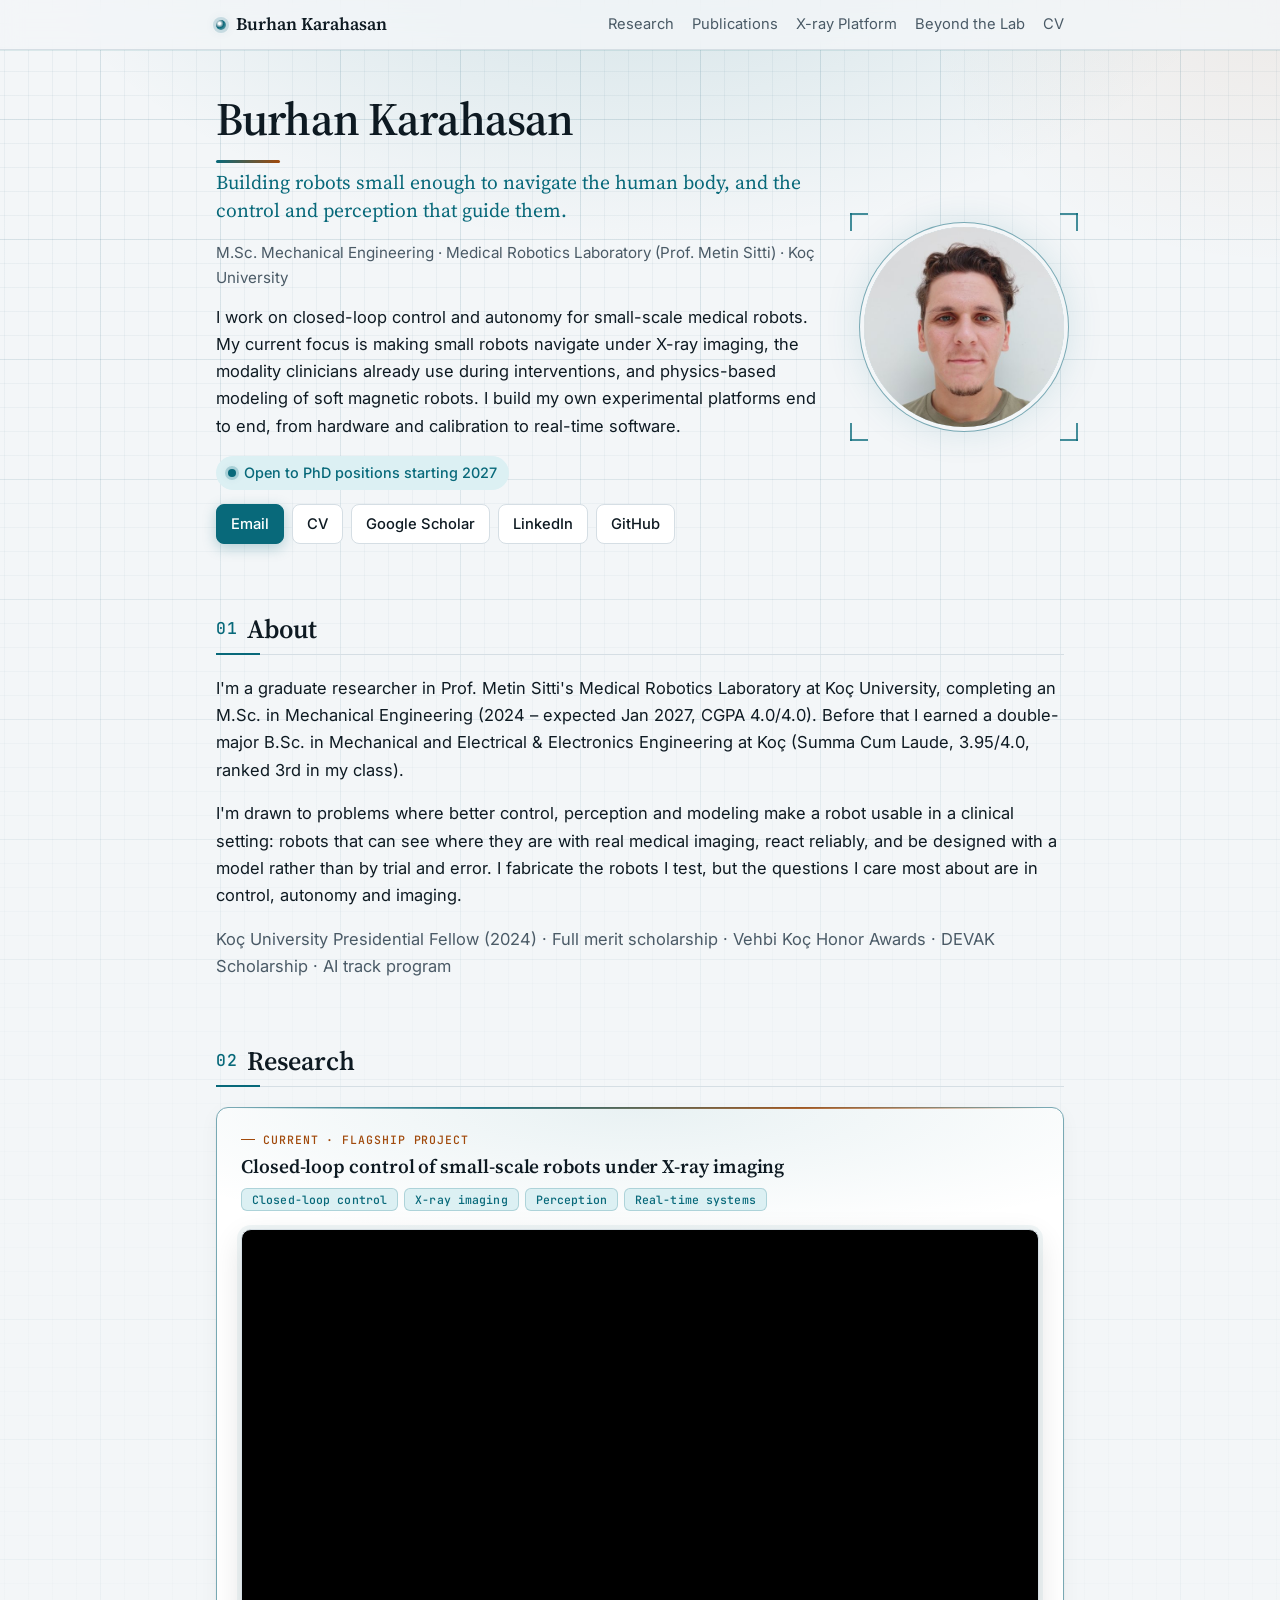
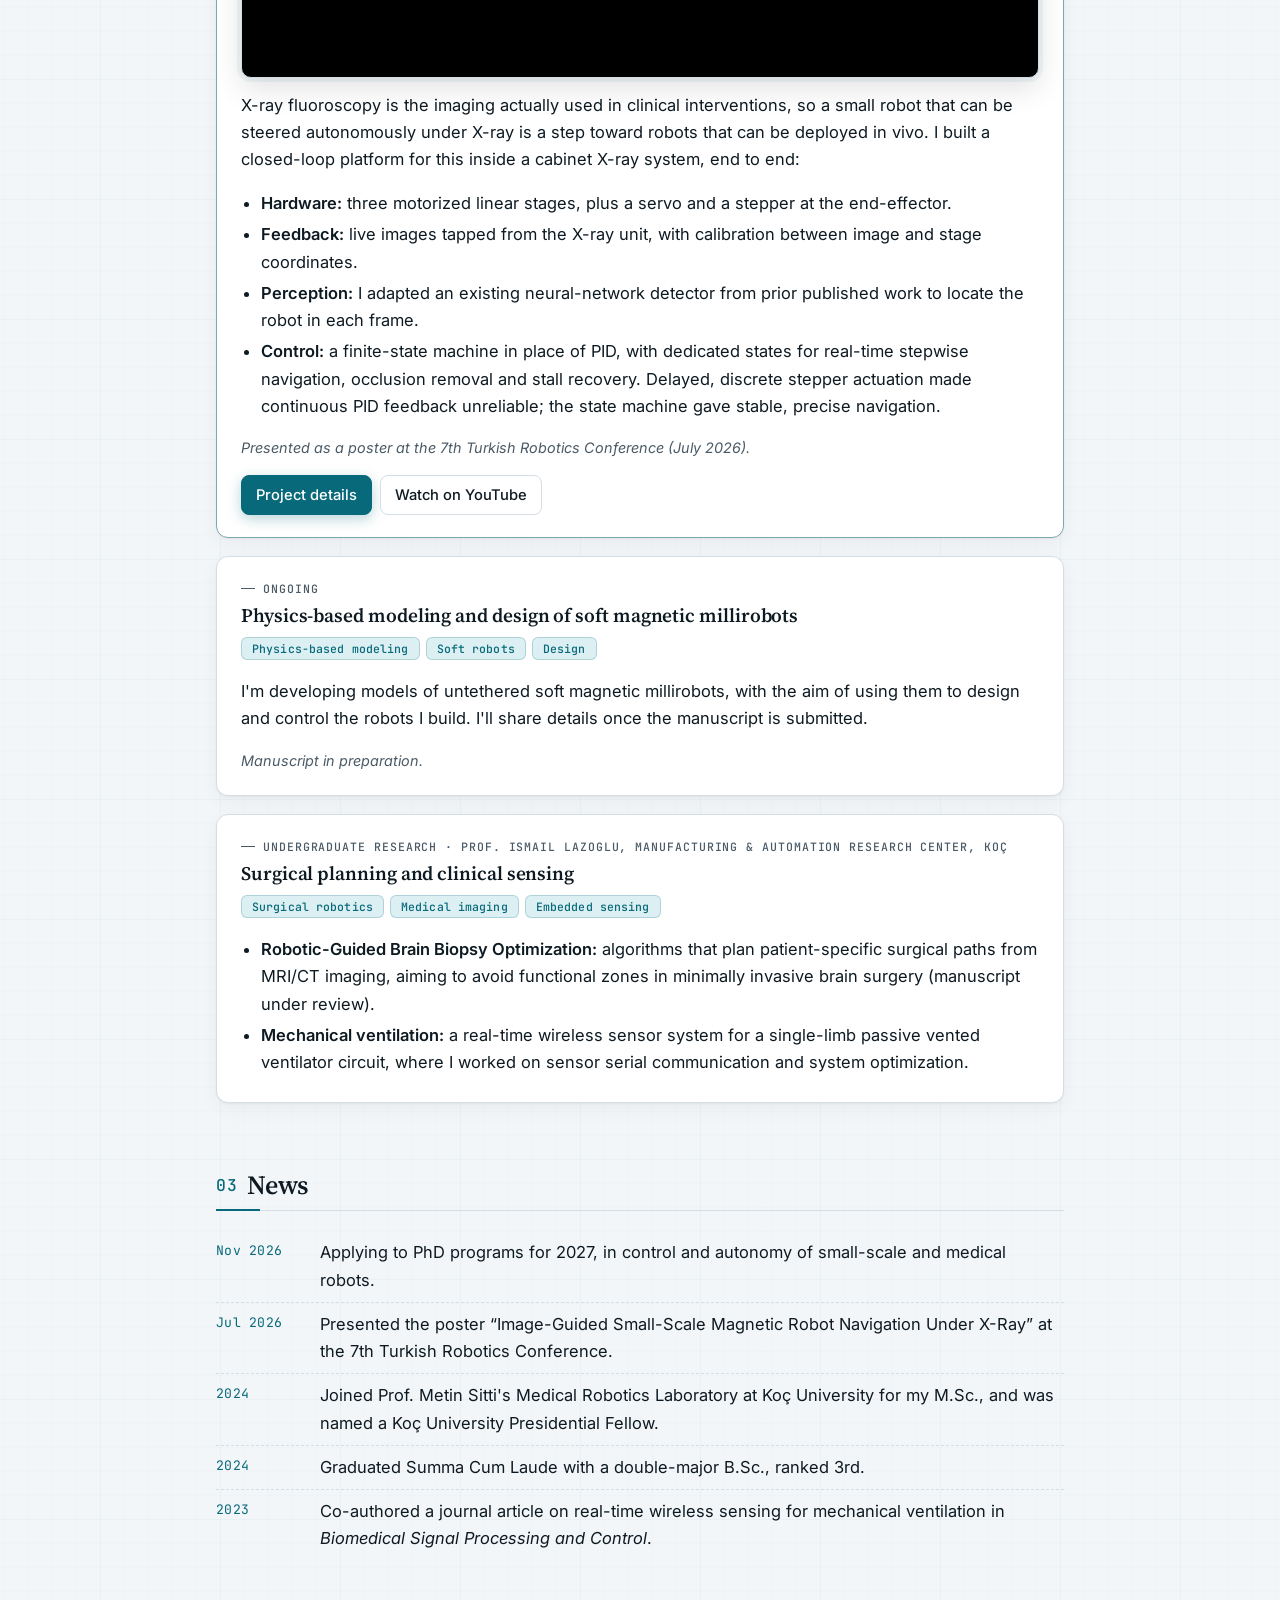
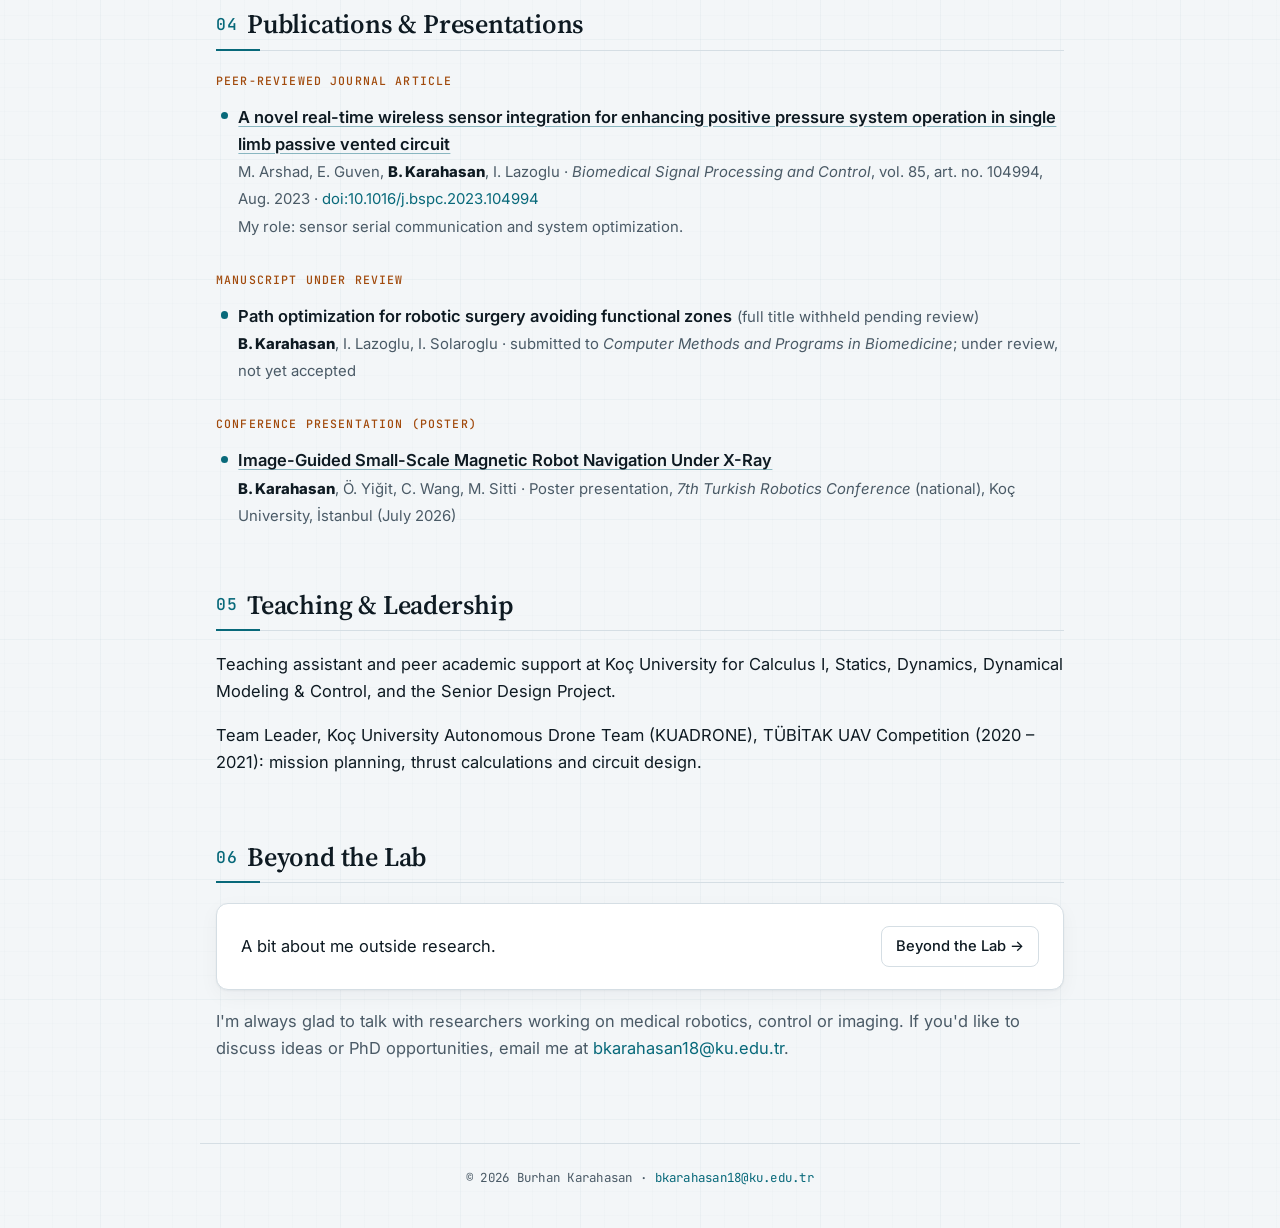
<file: index.html>
<!DOCTYPE html>
<html lang="en">
<head>
  <meta charset="UTF-8">
  <meta name="viewport" content="width=device-width, initial-scale=1">
  <title>Burhan Karahasan</title>
  <meta name="author" content="Burhan Karahasan">
  <meta name="description" content="Burhan Karahasan, M.Sc. researcher in Prof. Metin Sitti's Medical Robotics Laboratory at Koç University, working on closed-loop control, perception and physics-based modeling of small-scale medical robots. Open to PhD positions starting 2027.">

  <meta property="og:type" content="website">
  <meta property="og:title" content="Burhan Karahasan · Medical robotics, control and autonomy">
  <meta property="og:description" content="Closed-loop control of small-scale robots under X-ray imaging, and physics-based modeling of soft magnetic millirobots. Open to PhD positions starting 2027.">
  <meta property="og:url" content="https://burhankarahasan.github.io/">
  <meta property="og:image" content="https://burhankarahasan.github.io/images/BurhanKarahasan_480.jpg">
  <meta name="twitter:card" content="summary">

  <link rel="icon" href="images/favicon/favicon.ico" sizes="any">
  <link rel="icon" type="image/png" sizes="32x32" href="images/favicon/favicon-32x32.png">
  <link rel="icon" type="image/png" sizes="16x16" href="images/favicon/favicon-16x16.png">
  <link rel="apple-touch-icon" sizes="180x180" href="images/favicon/apple-touch-icon.png">

  <link rel="preconnect" href="https://fonts.googleapis.com">
  <link rel="preconnect" href="https://fonts.gstatic.com" crossorigin>
  <link rel="stylesheet" href="https://fonts.googleapis.com/css2?family=Inter:wght@400;500;600&family=Source+Serif+4:opsz,wght@8..60,500;8..60,600&display=swap">
  <link rel="stylesheet" href="css/site.css">

  <style>
    /* Hero */
    .hero {
      display: grid;
      grid-template-columns: 1fr 200px;
      gap: 32px;
      align-items: center;
      padding: 44px 0 12px;
    }
    .hero h1 { margin-bottom: 6px; }
    .hero .statement {
      font-family: var(--font-head);
      font-size: 1.22rem;
      line-height: 1.45;
      color: var(--accent);
      margin-bottom: 14px;
    }
    .hero .affil { color: var(--muted); font-size: 0.95rem; margin-bottom: 14px; }
    .hero .photo {
      width: 200px;
      height: 200px;
      border-radius: 50%;
      object-fit: cover;
      border: 1px solid var(--border);
    }
    .open-note {
      display: inline-flex;
      align-items: center;
      gap: 8px;
      font-size: 0.9rem;
      font-weight: 500;
      color: var(--accent);
      background: var(--accent-soft);
      padding: 5px 12px;
      border-radius: 999px;
      margin-bottom: 14px;
    }
    .open-note::before {
      content: "";
      width: 8px; height: 8px; border-radius: 50%;
      background: var(--accent);
    }
    @media (max-width: 680px) {
      .hero { grid-template-columns: 1fr; gap: 18px; padding-top: 28px; }
      .hero .photo-wrap { order: -1; }
      .hero .photo { width: 132px; height: 132px; }
    }

    /* Research cards */
    .card .kicker {
      font-size: 0.78rem;
      font-weight: 600;
      letter-spacing: 0.06em;
      text-transform: uppercase;
      color: var(--muted);
      margin-bottom: 6px;
    }
    .card.flagship { border-color: color-mix(in srgb, var(--accent) 45%, var(--border)); }
    .card ul { margin: 0 0 1em; padding-left: 1.2em; }
    .card li { margin-bottom: 4px; }
    .status { font-size: 0.9rem; color: var(--muted); font-style: italic; }

    /* News */
    .news { list-style: none; margin: 0; padding: 0; }
    .news li {
      display: grid;
      grid-template-columns: 92px 1fr;
      gap: 12px;
      padding: 8px 0;
      border-bottom: 1px dashed var(--border);
    }
    .news li:last-child { border-bottom: 0; }
    .news time { color: var(--muted); font-size: 0.9rem; font-variant-numeric: tabular-nums; padding-top: 1px; }
    @media (max-width: 480px) {
      .news li { grid-template-columns: 1fr; gap: 0; }
    }

    /* Publications */
    .pubs { list-style: none; margin: 0; padding: 0; }
    .pubs li { position: relative; padding: 12px 0 12px 1.4rem; border-bottom: 1px solid var(--border); }
    .pubs li::before { content: ""; position: absolute; left: .3rem; top: 1.25em; width: .45rem; height: .45rem; border-radius: 50%; background: var(--accent); }
    .pubs strong { font-weight: 800; color: var(--text); }
    .pubs li:last-child { border-bottom: 0; }
    .pub-title { font-weight: 600; }
    .pub-meta { color: var(--muted); font-size: 0.93rem; }
    .pub-group {
      font-size: 0.8rem; font-weight: 600; letter-spacing: 0.06em; text-transform: uppercase;
      color: var(--muted); margin: 18px 0 2px;
    }
    .pub-group:first-of-type { margin-top: 0; }

    /* Teaser */
    .teaser { display: flex; flex-wrap: wrap; align-items: center; justify-content: space-between; gap: 12px; }
    .teaser p { margin: 0; flex: 1 1 320px; }
  </style>
  <script data-theme-preview>
    // Preview alternative themes with ?theme=notebook|fluoro|editorial|blueprint; the theme carries over to internal links.
    (function () {
      var t = new URLSearchParams(location.search).get('theme');
      if (!/^(notebook|fluoro|editorial|blueprint|coral)$/.test(t || '')) return;
      document.write('<link rel="stylesheet" href="css/themes/' + t + '.css">');
      document.documentElement.setAttribute('data-skin', t);
      addEventListener('DOMContentLoaded', function () {
        document.querySelectorAll('a[href]').forEach(function (a) {
          var h = a.getAttribute('href');
          if (/^(https?:|mailto:|#)/.test(h) || /\.pdf$/.test(h)) return;
          var parts = h.split('#'); a.setAttribute('href', parts[0] + '?theme=' + t + (parts[1] ? '#' + parts[1] : ''));
        });
      });
    })();
  </script>
</head>
<body>

<nav class="site-nav"><a class="brand" href="index.html">Burhan Karahasan</a><div class="nav-links"><a href="index.html#research">Research</a><a href="index.html#publications">Publications</a><a href="projects/xray-platform.html">X-ray Platform</a><a href="personal.html">Beyond the Lab</a><a href="data/Burhan_Karahasan_CV.pdf">CV</a></div></nav>

<main>

  <!-- Hero -->
  <header class="hero">
    <div>
      <h1>Burhan Karahasan</h1>
      <p class="statement">Building robots small enough to navigate the human body, and the control and perception that guide them.</p>
      <p class="affil">M.Sc. Mechanical Engineering · Medical Robotics Laboratory (Prof. Metin Sitti) · Koç University</p>
      <p>
        I work on closed-loop control and autonomy for small-scale medical robots. My current focus is making small robots navigate
        under X-ray imaging, the modality clinicians already use during interventions, and physics-based modeling of
        soft magnetic robots. I build my own experimental platforms end to end,
        from hardware and calibration to real-time software.
      </p>
      <p class="open-note">Open to PhD positions starting 2027</p>
      <div class="btn-row">
        <a class="btn primary" href="mailto:bkarahasan18@ku.edu.tr">Email</a>
        <a class="btn" href="data/Burhan_Karahasan_CV.pdf">CV</a>
        <a class="btn" href="https://scholar.google.com/citations?hl=en&amp;authuser=1&amp;user=L4Uv2BAAAAAJ">Google Scholar</a>
        <a class="btn" href="https://www.linkedin.com/in/burhan-karahasan-314a36172/">LinkedIn</a>
        <a class="btn" href="https://github.com/burhankarahasan/">GitHub</a>
      </div>
    </div>
    <div class="photo-wrap">
      <img class="photo" src="images/BurhanKarahasan_480.jpg" width="480" height="495" alt="Portrait of Burhan Karahasan">
    </div>
  </header>

  <!-- About -->
  <section class="section" id="about">
    <h2>About</h2>
    <p>
      I'm a graduate researcher in Prof. Metin Sitti's Medical Robotics Laboratory at Koç University, completing an M.Sc. in
      Mechanical Engineering (2024 – expected Jan 2027, CGPA 4.0/4.0). Before that I earned a double-major B.Sc. in Mechanical and
      Electrical &amp; Electronics Engineering at Koç (Summa Cum Laude, 3.95/4.0, ranked 3rd in my class).
    </p>
    <p>
      I'm drawn to problems where better control, perception and modeling make a robot usable in a clinical setting: robots that
      can see where they are with real medical imaging, react reliably, and be designed with a model rather than by trial and error.
      I fabricate the robots I test, but the questions I care most about are in control, autonomy and imaging.
    </p>
    <p class="muted">
      Koç University Presidential Fellow (2024) · Full merit scholarship · Vehbi Koç Honor Awards · DEVAK Scholarship · AI track program
    </p>
  </section>

  <!-- Research -->
  <section class="section" id="research">
    <h2>Research</h2>

    <article class="card flagship">
      <p class="kicker">Current · Flagship project</p>
      <h3>Closed-loop control of small-scale robots under X-ray imaging</h3>
      <ul class="tags">
        <li class="tag">Closed-loop control</li>
        <li class="tag">X-ray imaging</li>
        <li class="tag">Perception</li>
        <li class="tag">Real-time systems</li>
      </ul>
      <div class="media-embed">
        <iframe src="https://www.youtube.com/embed/_P9mQ2cJjDY" title="X-ray closed-loop control platform demo" loading="lazy"
          allow="accelerometer; encrypted-media; gyroscope; picture-in-picture; fullscreen" allowfullscreen
          referrerpolicy="strict-origin-when-cross-origin"></iframe>
      </div>
      <p>
        X-ray fluoroscopy is the imaging actually used in clinical interventions, so a small robot that can be steered autonomously
        under X-ray is a step toward robots that can be deployed in vivo. I built a closed-loop platform for this inside a cabinet
        X-ray system, end to end:
      </p>
      <ul>
        <li><strong>Hardware:</strong> three motorized linear stages, plus a servo and a stepper at the end-effector.</li>
        <li><strong>Feedback:</strong> live images tapped from the X-ray unit, with calibration between image and stage coordinates.</li>
        <li><strong>Perception:</strong> I adapted an existing neural-network detector from prior published work to locate the robot in each frame.</li>
        <li><strong>Control:</strong> a finite-state machine in place of PID, with dedicated states for real-time stepwise navigation,
          occlusion removal and stall recovery. Delayed, discrete stepper actuation made continuous PID feedback unreliable; the state machine gave stable, precise navigation.</li>
      </ul>
      <p class="status">Presented as a poster at the 7th Turkish Robotics Conference (July 2026).</p>
      <div class="btn-row">
        <a class="btn primary" href="projects/xray-platform.html">Project details</a>
        <a class="btn" href="https://youtu.be/_P9mQ2cJjDY">Watch on YouTube</a>
      </div>
    </article>

    <article class="card">
      <p class="kicker">Ongoing</p>
      <h3>Physics-based modeling and design of soft magnetic millirobots</h3>
      <ul class="tags">
        <li class="tag">Physics-based modeling</li>
        <li class="tag">Soft robots</li>
        <li class="tag">Design</li>
      </ul>
      <p>
        I'm developing models of untethered soft magnetic millirobots, with the aim of using them to design and control the robots
        I build. I'll share details once the manuscript is submitted.
      </p>
      <p class="status">Manuscript in preparation.</p>
    </article>

    <article class="card">
      <p class="kicker">Undergraduate research · Prof. Ismail Lazoglu, Manufacturing &amp; Automation Research Center, Koç</p>
      <h3>Surgical planning and clinical sensing</h3>
      <ul class="tags">
        <li class="tag">Surgical robotics</li>
        <li class="tag">Medical imaging</li>
        <li class="tag">Embedded sensing</li>
      </ul>
      <ul>
        <li><strong>Robotic-Guided Brain Biopsy Optimization:</strong> algorithms that plan patient-specific surgical paths from MRI/CT imaging,
          aiming to avoid functional zones in minimally invasive brain surgery (manuscript under review).</li>
        <li><strong>Mechanical ventilation:</strong> a real-time wireless sensor system for a single-limb passive vented ventilator circuit,
          where I worked on sensor serial communication and system optimization.</li>
      </ul>
    </article>
  </section>

  <!-- News -->
  <section class="section" id="news">
    <h2>News</h2>
    <ul class="news">
      <li><time datetime="2026-11">Nov 2026</time><span>Applying to PhD programs for 2027, in control and autonomy of small-scale and medical robots.</span></li>
      <li><time datetime="2026-07">Jul 2026</time><span>Presented the poster “Image-Guided Small-Scale Magnetic Robot Navigation Under X-Ray” at the 7th Turkish Robotics Conference.</span></li>
      <li><time datetime="2024">2024</time><span>Joined Prof. Metin Sitti's Medical Robotics Laboratory at Koç University for my M.Sc., and was named a Koç University Presidential Fellow.</span></li>
      <li><time datetime="2024">2024</time><span>Graduated Summa Cum Laude with a double-major B.Sc., ranked 3rd.</span></li>
      <li><time datetime="2023">2023</time><span>Co-authored a journal article on real-time wireless sensing for mechanical ventilation in <em>Biomedical Signal Processing and Control</em>.</span></li>
    </ul>
  </section>

  <!-- Publications -->
  <section class="section" id="publications">
    <h2>Publications &amp; Presentations</h2>

    <p class="pub-group">Peer-reviewed journal article</p>
    <ul class="pubs">
      <li>
        <a class="pub-title" href="https://www.sciencedirect.com/science/article/pii/S1746809423004275">A novel real-time wireless sensor integration for enhancing positive pressure system operation in single limb passive vented circuit</a><br>
        <span class="pub-meta">M. Arshad, E. Guven, <strong>B. Karahasan</strong>, I. Lazoglu · <em>Biomedical Signal Processing and Control</em>, vol. 85, art. no. 104994, Aug. 2023 · <a href="https://doi.org/10.1016/j.bspc.2023.104994">doi:10.1016/j.bspc.2023.104994</a></span><br>
        <span class="pub-meta">My role: sensor serial communication and system optimization.</span>
      </li>
    </ul>

    <p class="pub-group">Manuscript under review</p>
    <ul class="pubs">
      <li>
        <span class="pub-title">Path optimization for robotic surgery avoiding functional zones</span>
        <span class="pub-meta">(full title withheld pending review)</span><br>
        <span class="pub-meta"><strong>B. Karahasan</strong>, I. Lazoglu, I. Solaroglu · submitted to <em>Computer Methods and Programs in Biomedicine</em>; under review, not yet accepted</span>
      </li>
    </ul>

    <p class="pub-group">Conference presentation (poster)</p>
    <ul class="pubs">
      <li>
        <a class="pub-title" href="projects/xray-platform.html">Image-Guided Small-Scale Magnetic Robot Navigation Under X-Ray</a><br>
        <span class="pub-meta"><strong>B. Karahasan</strong>, Ö. Yiğit, C. Wang, M. Sitti · Poster presentation, <em>7th Turkish Robotics Conference</em> (national), Koç University, İstanbul (July 2026)</span>
      </li>
    </ul>
  </section>

  <!-- Teaching -->
  <section class="section" id="teaching">
    <h2>Teaching &amp; Leadership</h2>
    <p>
      Teaching assistant and peer academic support at Koç University for Calculus I, Statics, Dynamics, Dynamical Modeling &amp; Control, and the Senior Design Project.
    </p>
    <p>
      Team Leader, Koç University Autonomous Drone Team (KUADRONE), TÜBİTAK UAV Competition (2020 – 2021): mission planning, thrust calculations and circuit design.
    </p>
  </section>

  <!-- Beyond the lab -->
  <section class="section" id="beyond">
    <h2>Beyond the Lab</h2>
    <div class="card teaser">
      <p>A bit about me outside research.</p>
      <a class="btn" href="personal.html">Beyond the Lab &rarr;</a>
    </div>
    <p class="muted">
      I'm always glad to talk with researchers working on medical robotics, control or imaging. If you'd like to discuss ideas or
      PhD opportunities, email me at <a href="mailto:bkarahasan18@ku.edu.tr">bkarahasan18@ku.edu.tr</a>.
    </p>
  </section>

</main>

<footer class="footer">© 2026 Burhan Karahasan · <a href="mailto:bkarahasan18@ku.edu.tr">bkarahasan18@ku.edu.tr</a></footer>

</body>
</html>
</file>
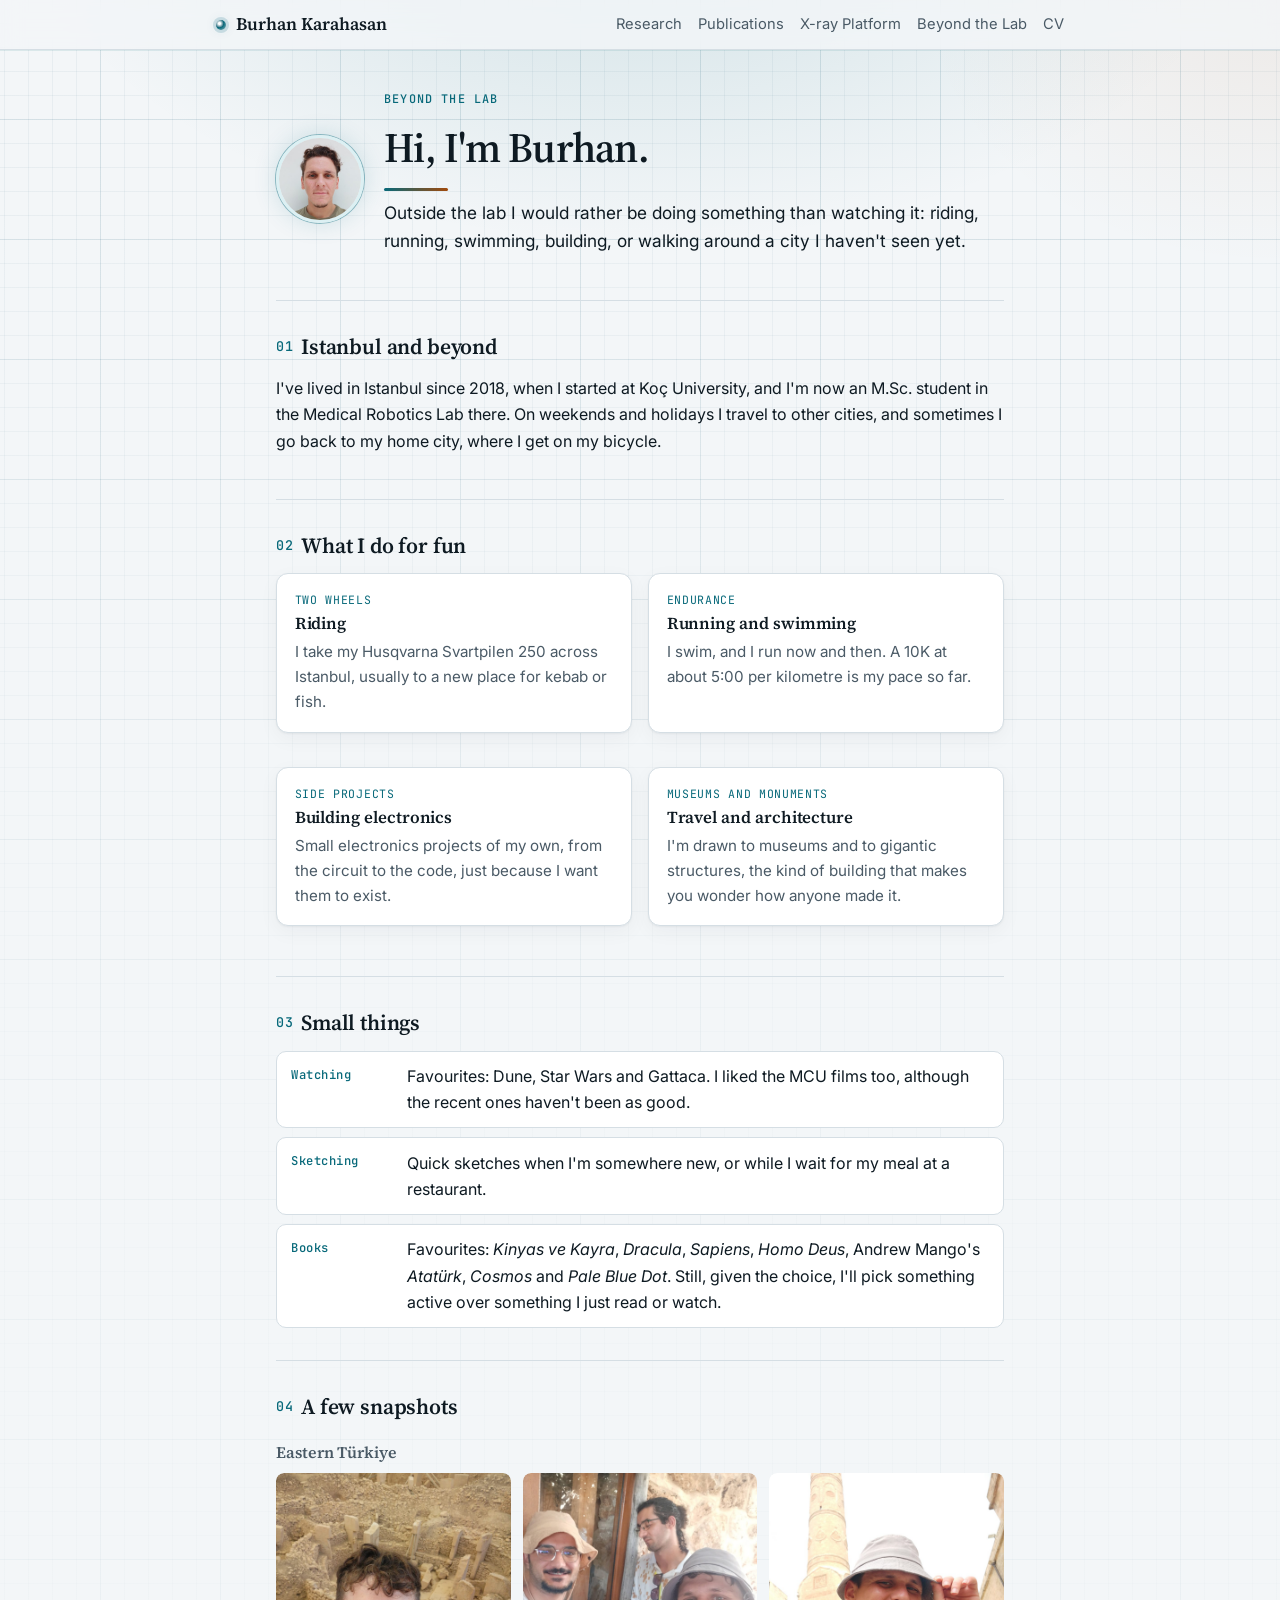
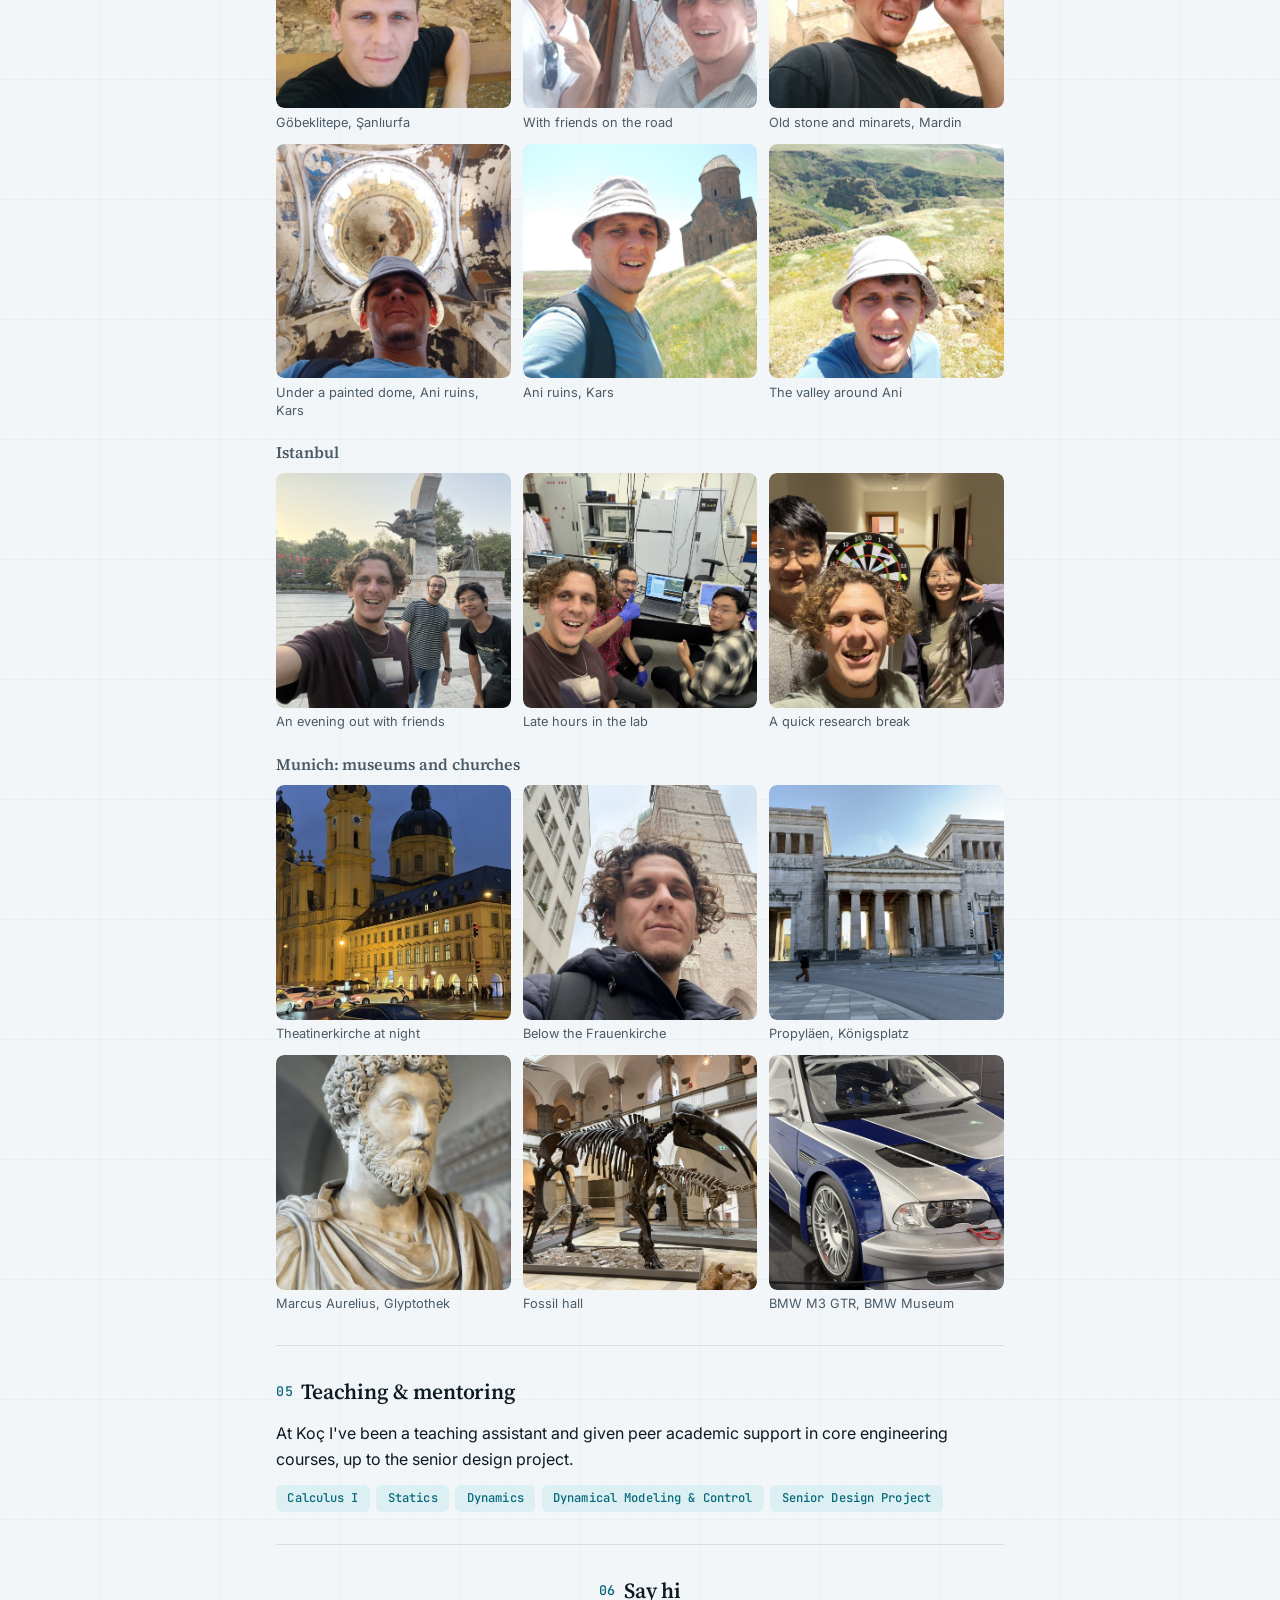
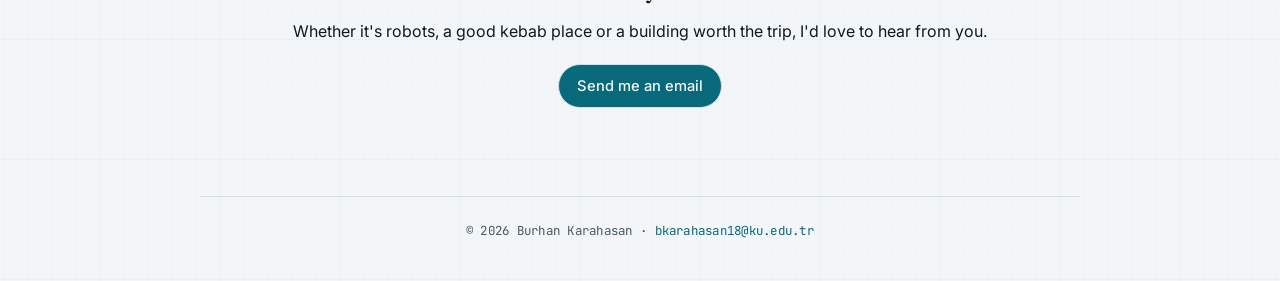
<file: personal.html>
<!DOCTYPE html>
<html lang="en">
<head>
  <meta charset="UTF-8">
  <meta name="viewport" content="width=device-width, initial-scale=1">
  <meta name="author" content="Burhan Karahasan">
  <meta name="description" content="Beyond the lab: a little about Burhan Karahasan outside of robotics research at Koç University, including riding, running, travel and photos.">
  <title>Beyond the Lab — Burhan Karahasan</title>

  <link rel="icon" href="images/favicon/favicon.ico" sizes="any">
  <link rel="icon" type="image/png" sizes="32x32" href="images/favicon/favicon-32x32.png">
  <link rel="icon" type="image/png" sizes="16x16" href="images/favicon/favicon-16x16.png">
  <link rel="apple-touch-icon" href="images/favicon/apple-touch-icon.png">

  <link rel="preconnect" href="https://fonts.googleapis.com">
  <link rel="preconnect" href="https://fonts.gstatic.com" crossorigin>
  <link href="https://fonts.googleapis.com/css2?family=Inter:wght@400;500;600&family=Source+Serif+4:opsz,wght@8..60,500;8..60,600&display=swap" rel="stylesheet">
  <link rel="stylesheet" href="css/site.css">

  <style>
    /* Page-specific styles. Token fallbacks keep this page presentable even
       if css/site.css is missing or still being written. */
    :root {
      --p-bg: var(--bg, #fbfaf7);
      --p-surface: var(--surface, #ffffff);
      --p-text: var(--text, #1f2933);
      --p-muted: var(--muted, #5f6b76);
      --p-accent: var(--accent, #0f766e);
      --p-accent-soft: var(--accent-soft, #e6f2f0);
      --p-border: var(--border, #e4e2dc);
    }
    @media (prefers-color-scheme: dark) {
      :root {
        --p-bg: var(--bg, #121417);
        --p-surface: var(--surface, #1b1f24);
        --p-text: var(--text, #e6e8eb);
        --p-muted: var(--muted, #9aa4ae);
        --p-accent: var(--accent, #5eead4);
        --p-accent-soft: var(--accent-soft, #133a36);
        --p-border: var(--border, #2b3138);
      }
    }

    *, *::before, *::after { box-sizing: border-box; }
    html { -webkit-text-size-adjust: 100%; }
    body {
      margin: 0;
      background: var(--p-bg);
      color: var(--p-text);
      font-family: "Inter", system-ui, -apple-system, "Segoe UI", sans-serif;
      font-size: 1rem;
      line-height: 1.65;
      overflow-x: hidden;
    }
    img { max-width: 100%; height: auto; display: block; }
    a { color: var(--p-accent); }

    /* Minimal nav/footer fallback (site.css may override). */
    .site-nav {
      display: flex; flex-wrap: wrap; align-items: center; justify-content: space-between;
      gap: .5rem 1.25rem; padding: .9rem 1rem; max-width: 960px; margin: 0 auto;
    }
    .site-nav .brand {
      font-family: "Source Serif 4", Georgia, serif; font-weight: 600; font-size: 1.1rem;
      color: var(--p-text); text-decoration: none;
    }
    .site-nav .nav-links { display: flex; flex-wrap: wrap; gap: .25rem 1rem; font-size: .92rem; }
    .site-nav .nav-links a { color: var(--p-muted); text-decoration: none; }
    .site-nav .nav-links a:hover, .site-nav .nav-links a[aria-current="page"] { color: var(--p-accent); }
    .footer {
      max-width: 960px; margin: 3rem auto 0; padding: 1.5rem 1rem 2.5rem;
      border-top: 1px solid var(--p-border); color: var(--p-muted); font-size: .9rem; text-align: center;
    }

    /* Layout */
    .personal { max-width: 760px; margin: 0 auto; padding: 0 1rem; }
    .personal h1, .personal h2, .personal h3 {
      font-family: "Source Serif 4", Georgia, serif; font-weight: 600; line-height: 1.25; color: var(--p-text);
    }
    .personal h1 { font-size: clamp(1.9rem, 6vw, 2.6rem); margin: 0 0 .5rem; }
    .personal h2 { font-size: 1.35rem; margin: 0 0 .9rem; }
    .personal h3 { font-size: 1.05rem; margin: .8rem 0 .3rem; }
    .personal section { padding: 2rem 0; border-top: 1px solid var(--p-border); }
    .personal section.hero { border-top: 0; padding-top: 2.5rem; }
    .personal p { margin: 0 0 .8rem; }
    .eyebrow {
      font-size: .78rem; letter-spacing: .08em; text-transform: uppercase;
      color: var(--p-accent); font-weight: 600; margin: 0 0 .35rem;
    }

    /* Placeholders */
    .todo {
      color: var(--p-muted);
      text-decoration: underline dashed var(--p-accent);
      text-underline-offset: 3px;
      text-decoration-thickness: 1px;
    }
    .ph {
      display: flex; align-items: center; justify-content: center; text-align: center;
      background:
        repeating-linear-gradient(45deg, transparent 0 10px, var(--p-accent-soft) 10px 20px),
        var(--p-surface);
      border: 1px dashed var(--p-border);
      border-radius: 10px;
      color: var(--p-muted);
      font-size: .78rem;
      padding: .5rem;
      aspect-ratio: 4 / 3;
      width: 100%;
      overflow-wrap: anywhere;
    }
    .ph::before { content: "Photo: "; font-weight: 600; margin-right: .25em; }

    /* Hero */
    .hero-row { display: flex; gap: 1.25rem; align-items: center; flex-wrap: wrap; }
    .avatar {
      width: 88px; height: 88px; border-radius: 50%; object-fit: cover;
      border: 3px solid var(--p-accent-soft); flex: 0 0 auto;
    }
    .hero-text { flex: 1 1 260px; min-width: 0; }
    .lede { font-size: 1.08rem; color: var(--p-text); }

    /* Cards */
    .fun-grid { display: grid; grid-template-columns: 1fr; gap: 1rem; }
    @media (min-width: 560px) { .fun-grid { grid-template-columns: repeat(2, 1fr); } }
    .fun-card {
      background: var(--p-surface); border: 1px solid var(--p-border);
      border-radius: 12px; padding: .75rem .75rem 1rem;
    }
    .fun-card .ph, .fun-card img { border-radius: 8px; aspect-ratio: 4 / 3; object-fit: cover; }
    .fun-card p { font-size: .95rem; color: var(--p-muted); margin: 0; }

    /* Now list */
    .now-list { list-style: none; padding: 0; margin: 0; display: grid; gap: .6rem; }
    .now-list li {
      display: grid; grid-template-columns: 6.5rem 1fr; gap: .75rem;
      padding: .7rem .9rem; background: var(--p-surface);
      border: 1px solid var(--p-border); border-radius: 10px;
    }
    .now-list .label { font-weight: 600; font-size: .85rem; color: var(--p-accent); padding-top: .1rem; }
    @media (max-width: 420px) { .now-list li { grid-template-columns: 1fr; gap: .15rem; } }

    /* Gallery */
    .gallery { display: grid; grid-template-columns: repeat(2, 1fr); gap: .75rem; margin: 0; padding: 0; }
    @media (min-width: 640px) { .gallery { grid-template-columns: repeat(3, 1fr); } }
    .gallery figure { margin: 0; }
    .gallery .ph, .gallery img { aspect-ratio: 1 / 1; border-radius: 8px; object-fit: cover; }
    .gallery figcaption { font-size: .8rem; color: var(--p-muted); margin-top: .35rem; line-height: 1.4; }

    /* Fun facts + teaching */
    .facts { margin: 0; padding-left: 1.2rem; }
    .facts li { margin-bottom: .35rem; }
    .teach-tags { display: flex; flex-wrap: wrap; gap: .4rem; margin-top: .6rem; }
    .chip {
      display: inline-block; font-size: .82rem; padding: .2rem .65rem; border-radius: 999px;
      background: var(--p-accent-soft); color: var(--p-accent); border: 1px solid transparent;
    }

    /* Closing */
    .closing { text-align: center; }
    .closing .say-hi {
      display: inline-block; margin-top: .4rem; padding: .55rem 1.1rem; border-radius: 999px;
      background: var(--p-accent); color: var(--p-bg); text-decoration: none; font-weight: 500;
    }
    .closing .say-hi:hover { opacity: .9; }
    .fun-card { padding: 1rem 1.1rem 1.1rem; }
    .fun-card .fun-label { font-family: var(--font-mono, ui-monospace, monospace); font-size: .72rem; letter-spacing: .06em; text-transform: uppercase; color: var(--p-accent); margin: 0; }
    .fun-card h3 { margin-top: .25rem; }
    .gallery-group { margin: 1.4rem 0 .7rem !important; font-size: 1rem !important; color: var(--p-muted) !important; }
    .gallery a { display: block; border-radius: 8px; overflow: hidden; }
    .gallery img { width: 100%; transition: transform .3s ease; }
    .gallery a:hover img { transform: scale(1.03); }
    @media (prefers-reduced-motion: reduce) { .gallery img { transition: none; } }
  </style>
  <script data-theme-preview>
    // Preview alternative themes with ?theme=notebook|fluoro|editorial|blueprint; the theme carries over to internal links.
    (function () {
      var t = new URLSearchParams(location.search).get('theme');
      if (!/^(notebook|fluoro|editorial|blueprint|coral)$/.test(t || '')) return;
      document.write('<link rel="stylesheet" href="css/themes/' + t + '.css">');
      document.documentElement.setAttribute('data-skin', t);
      addEventListener('DOMContentLoaded', function () {
        document.querySelectorAll('a[href]').forEach(function (a) {
          var h = a.getAttribute('href');
          if (/^(https?:|mailto:|#)/.test(h) || /\.pdf$/.test(h)) return;
          var parts = h.split('#'); a.setAttribute('href', parts[0] + '?theme=' + t + (parts[1] ? '#' + parts[1] : ''));
        });
      });
    })();
  </script>
</head>
<body>

<nav class="site-nav"><a class="brand" href="index.html">Burhan Karahasan</a><div class="nav-links"><a href="index.html#research">Research</a><a href="index.html#publications">Publications</a><a href="projects/xray-platform.html">X-ray Platform</a><a href="personal.html">Beyond the Lab</a><a href="data/Burhan_Karahasan_CV.pdf">CV</a></div></nav>

<main class="personal">

  <!-- ===================== INTRO ===================== -->
  <section class="hero section" id="intro">
    <div class="hero-row">
      <img class="avatar" src="images/BurhanKarahasan_480.jpg" alt="Burhan Karahasan" width="88" height="88">
      <div class="hero-text">
        <p class="eyebrow">Beyond the lab</p>
        <h1>Hi, I'm Burhan.</h1>
        <p class="lede">Outside the lab I would rather be doing something than watching it: riding, running, swimming, building, or walking around a city I haven't seen yet.</p>
      </div>
    </div>
  </section>

  <!-- ===================== WHERE I'M FROM ===================== -->
  <section class="section" id="background">
    <h2>Istanbul and beyond</h2>
    <p>I've lived in Istanbul since 2018, when I started at Koç University, and I'm now an M.Sc. student in the Medical Robotics Lab there. On weekends and holidays I travel to other cities, and sometimes I go back to my home city, where I get on my bicycle.</p>
  </section>

  <!-- ===================== FOR FUN ===================== -->
  <section class="section" id="fun">
    <h2>What I do for fun</h2>
    <div class="fun-grid">
      <article class="fun-card card">
        <p class="fun-label">Two wheels</p>
        <h3>Riding</h3>
        <p>I take my Husqvarna Svartpilen 250 across Istanbul, usually to a new place for kebab or fish.</p>
      </article>
      <article class="fun-card card">
        <p class="fun-label">Endurance</p>
        <h3>Running and swimming</h3>
        <p>I swim, and I run now and then. A 10K at about 5:00 per kilometre is my pace so far.</p>
      </article>
      <article class="fun-card card">
        <p class="fun-label">Side projects</p>
        <h3>Building electronics</h3>
        <p>Small electronics projects of my own, from the circuit to the code, just because I want them to exist.</p>
      </article>
      <article class="fun-card card">
        <p class="fun-label">Museums and monuments</p>
        <h3>Travel and architecture</h3>
        <p>I'm drawn to museums and to gigantic structures, the kind of building that makes you wonder how anyone made it.</p>
      </article>
    </div>
  </section>

  <!-- ===================== SMALL THINGS ===================== -->
  <section class="section" id="currently">
    <h2>Small things</h2>
    <ul class="now-list">
      <li><span class="label">Watching</span><span>Favourites: Dune, Star Wars and Gattaca. I liked the MCU films too, although the recent ones haven't been as good.</span></li>
      <li><span class="label">Sketching</span><span>Quick sketches when I'm somewhere new, or while I wait for my meal at a restaurant.</span></li>
      <li><span class="label">Books</span><span>Favourites: <em>Kinyas ve Kayra</em>, <em>Dracula</em>, <em>Sapiens</em>, <em>Homo Deus</em>, Andrew Mango's <em>Atatürk</em>, <em>Cosmos</em> and <em>Pale Blue Dot</em>. Still, given the choice, I'll pick something active over something I just read or watch.</span></li>
    </ul>
  </section>

  <!-- ===================== GALLERY ===================== -->
  <section class="section" id="gallery">
    <h2>A few snapshots</h2>

    <h3 class="gallery-group">Eastern Türkiye</h3>
    <div class="gallery">
      <figure><a href="images/personal/urfa-gobeklitepe.jpg"><img src="images/personal/urfa-gobeklitepe.jpg" alt="Selfie at the Göbeklitepe excavation" loading="lazy"></a><figcaption>Göbeklitepe, Şanlıurfa</figcaption></figure>
      <figure><a href="images/personal/urfa-friends.jpg"><img src="images/personal/urfa-friends.jpg" alt="Burhan with friends" loading="lazy"></a><figcaption>With friends on the road</figcaption></figure>
      <figure><a href="images/personal/mardin-minaret.jpg"><img src="images/personal/mardin-minaret.jpg" alt="Selfie below a stone minaret" loading="lazy"></a><figcaption>Old stone and minarets, Mardin</figcaption></figure>
      <figure><a href="images/personal/ani-church-dome.jpg"><img src="images/personal/ani-church-dome.jpg" alt="Selfie under the painted dome of a ruined church at Ani" loading="lazy"></a><figcaption>Under a painted dome, Ani ruins, Kars</figcaption></figure>
      <figure><a href="images/personal/ani-ruins.jpg"><img src="images/personal/ani-ruins.jpg" alt="Selfie on a hill with a medieval church behind" loading="lazy"></a><figcaption>Ani ruins, Kars</figcaption></figure>
      <figure><a href="images/personal/ani-hills.jpg"><img src="images/personal/ani-hills.jpg" alt="Selfie above a green valley" loading="lazy"></a><figcaption>The valley around Ani</figcaption></figure>
    </div>

    <h3 class="gallery-group">Istanbul</h3>
    <div class="gallery">
      <figure><a href="images/personal/istanbul-friends.jpg"><img src="images/personal/istanbul-friends.jpg" alt="Selfie with friends in front of a monument" loading="lazy"></a><figcaption>An evening out with friends</figcaption></figure>
      <figure><a href="images/personal/istanbul-lab.jpg"><img src="images/personal/istanbul-lab.jpg" alt="Selfie with friends in a lab" loading="lazy"></a><figcaption>Late hours in the lab</figcaption></figure>
      <figure><a href="images/personal/istanbul-darts.jpg"><img src="images/personal/istanbul-darts.jpg" alt="Casual selfie with two friends" loading="lazy"></a><figcaption>A quick research break</figcaption></figure>
    </div>

    <h3 class="gallery-group">Munich: museums and churches</h3>
    <div class="gallery">
      <figure><a href="images/personal/munich-theatinerkirche.jpg"><img src="images/personal/munich-theatinerkirche.jpg" alt="Theatinerkirche lit up at night" loading="lazy"></a><figcaption>Theatinerkirche at night</figcaption></figure>
      <figure><a href="images/personal/munich-frauenkirche.jpg"><img src="images/personal/munich-frauenkirche.jpg" alt="Selfie below the Frauenkirche tower" loading="lazy"></a><figcaption>Below the Frauenkirche</figcaption></figure>
      <figure><a href="images/personal/munich-propylaen.jpg"><img src="images/personal/munich-propylaen.jpg" alt="The Propyläen gate at Königsplatz" loading="lazy"></a><figcaption>Propyläen, Königsplatz</figcaption></figure>
      <figure><a href="images/personal/munich-marcus-aurelius.jpg"><img src="images/personal/munich-marcus-aurelius.jpg" alt="Marble bust of Marcus Aurelius" loading="lazy"></a><figcaption>Marcus Aurelius, Glyptothek</figcaption></figure>
      <figure><a href="images/personal/munich-fossils.jpg"><img src="images/personal/munich-fossils.jpg" alt="Fossil skeletons in a museum hall" loading="lazy"></a><figcaption>Fossil hall</figcaption></figure>
      <figure><a href="images/personal/munich-m3gtr.jpg"><img src="images/personal/munich-m3gtr.jpg" alt="Silver and blue BMW M3 GTR race car" loading="lazy"></a><figcaption>BMW M3 GTR, BMW Museum</figcaption></figure>
    </div>
  </section>

  <!-- ===================== TEACHING ===================== -->
  <section class="section" id="teaching">
    <h2>Teaching &amp; mentoring</h2>
    <p>At Koç I've been a teaching assistant and given peer academic support in core engineering courses, up to the senior design project.</p>
    <div class="teach-tags">
      <span class="chip tag">Calculus I</span>
      <span class="chip tag">Statics</span>
      <span class="chip tag">Dynamics</span>
      <span class="chip tag">Dynamical Modeling &amp; Control</span>
      <span class="chip tag">Senior Design Project</span>
    </div>
  </section>

  <!-- ===================== CLOSING ===================== -->
  <section class="section closing" id="say-hi">
    <h2>Say hi</h2>
    <p>Whether it's robots, a good kebab place or a building worth the trip, I'd love to hear from you.</p>
    <a class="say-hi btn" href="mailto:bkarahasan18@ku.edu.tr">Send me an email</a>
  </section>

</main>

<footer class="footer">© 2026 Burhan Karahasan · <a href="mailto:bkarahasan18@ku.edu.tr">bkarahasan18@ku.edu.tr</a></footer>

</body>
</html>
</file>
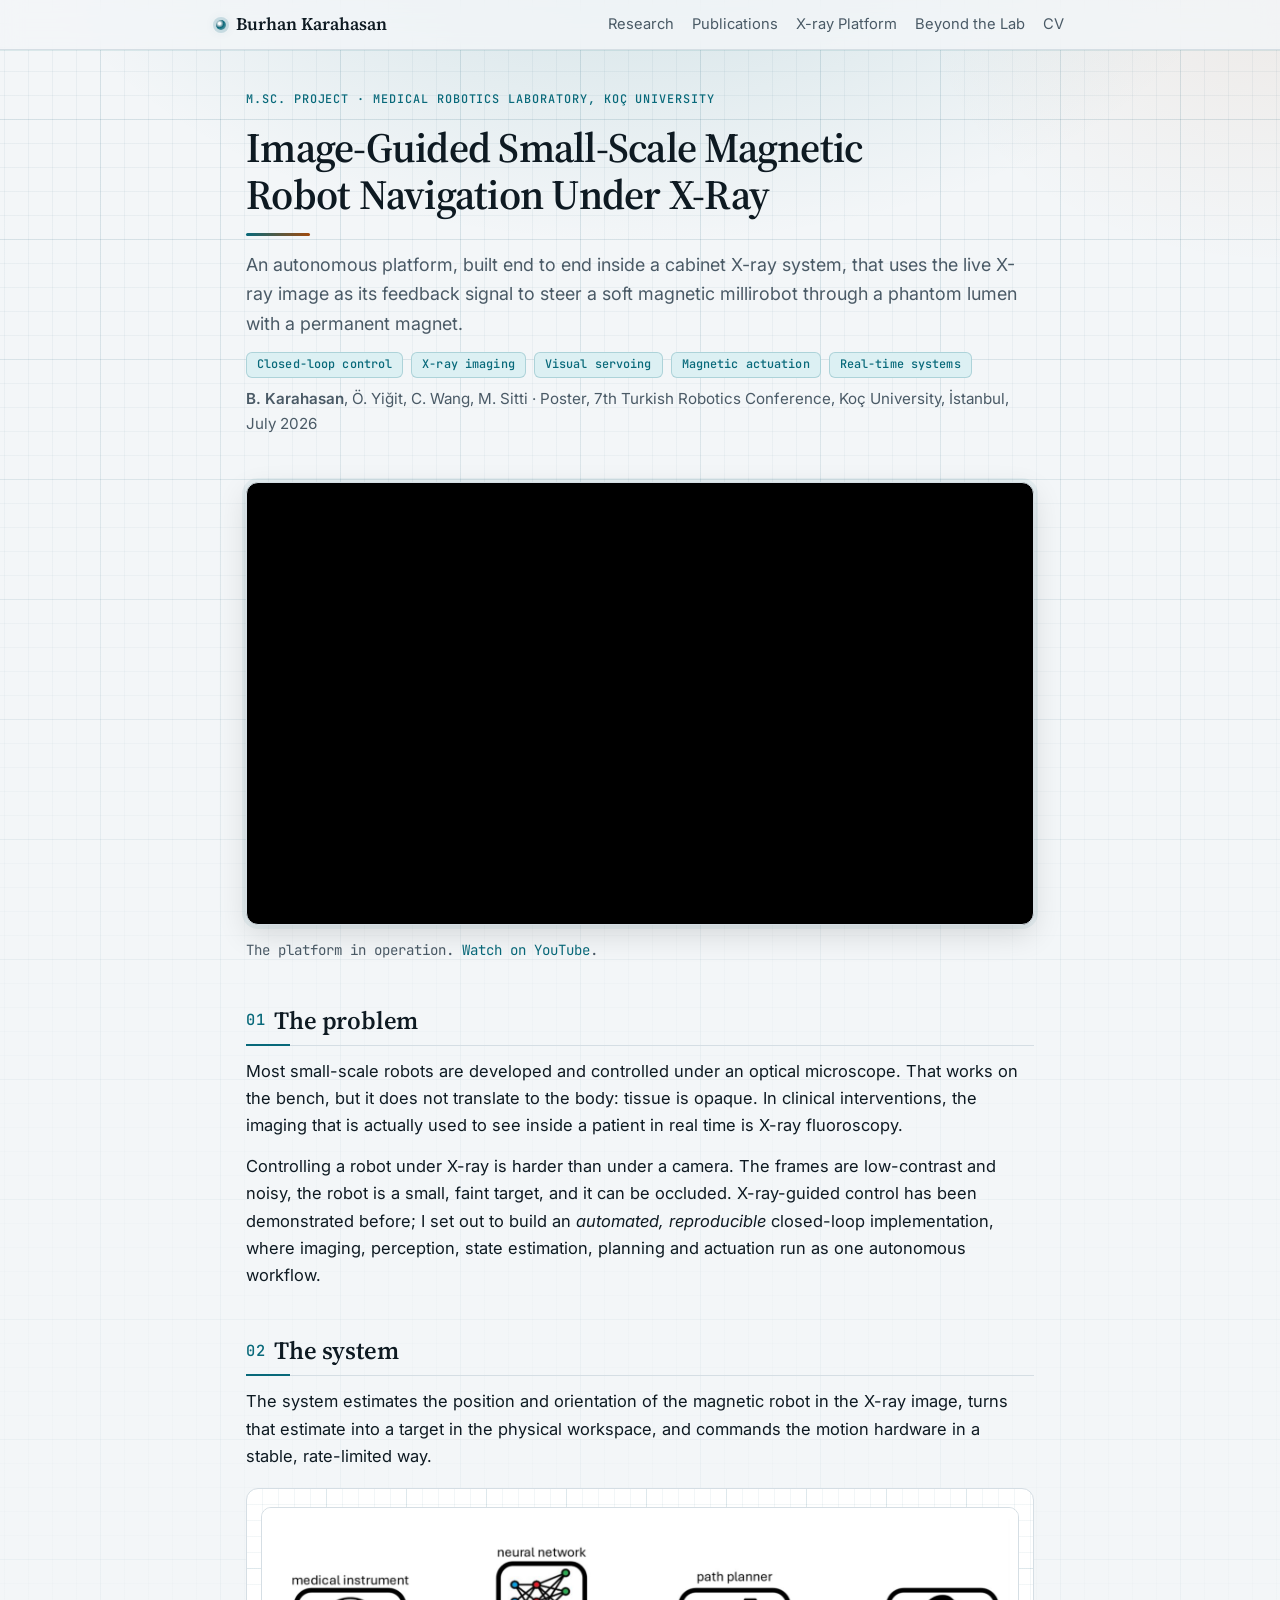
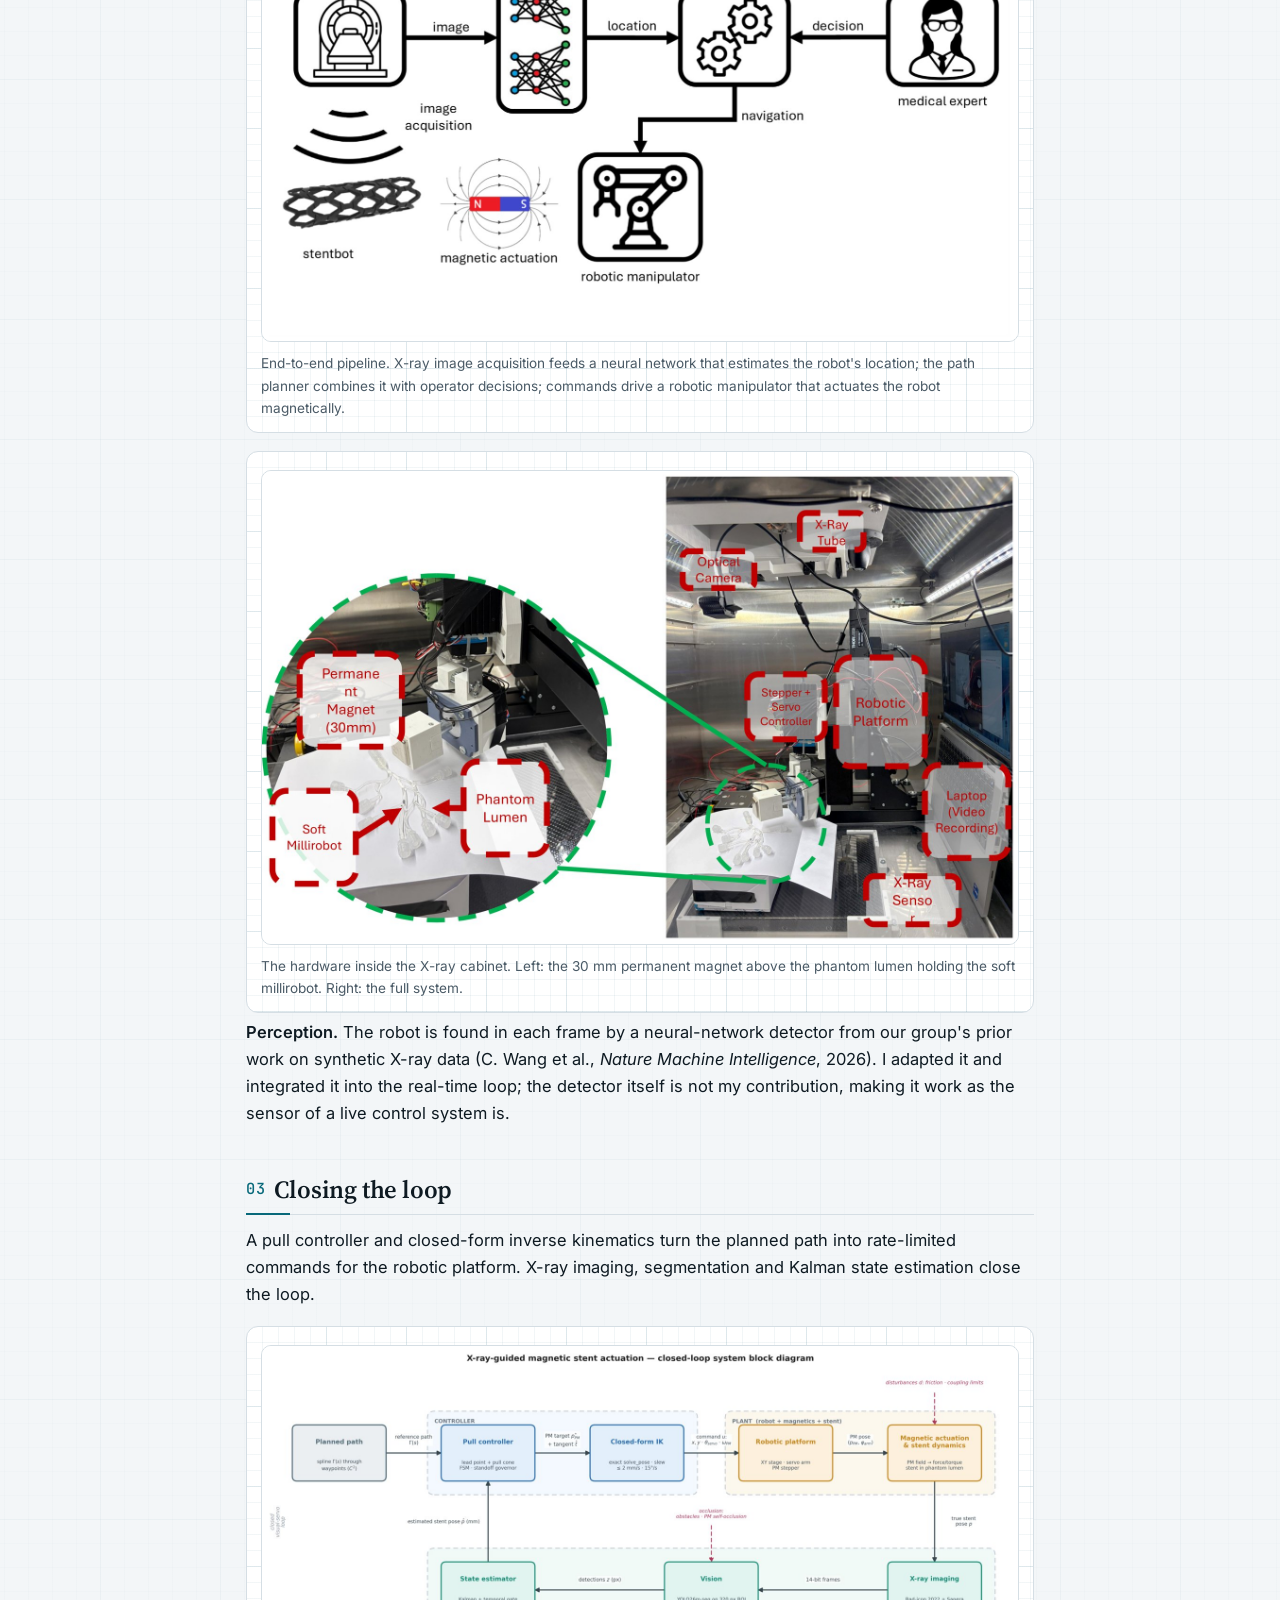
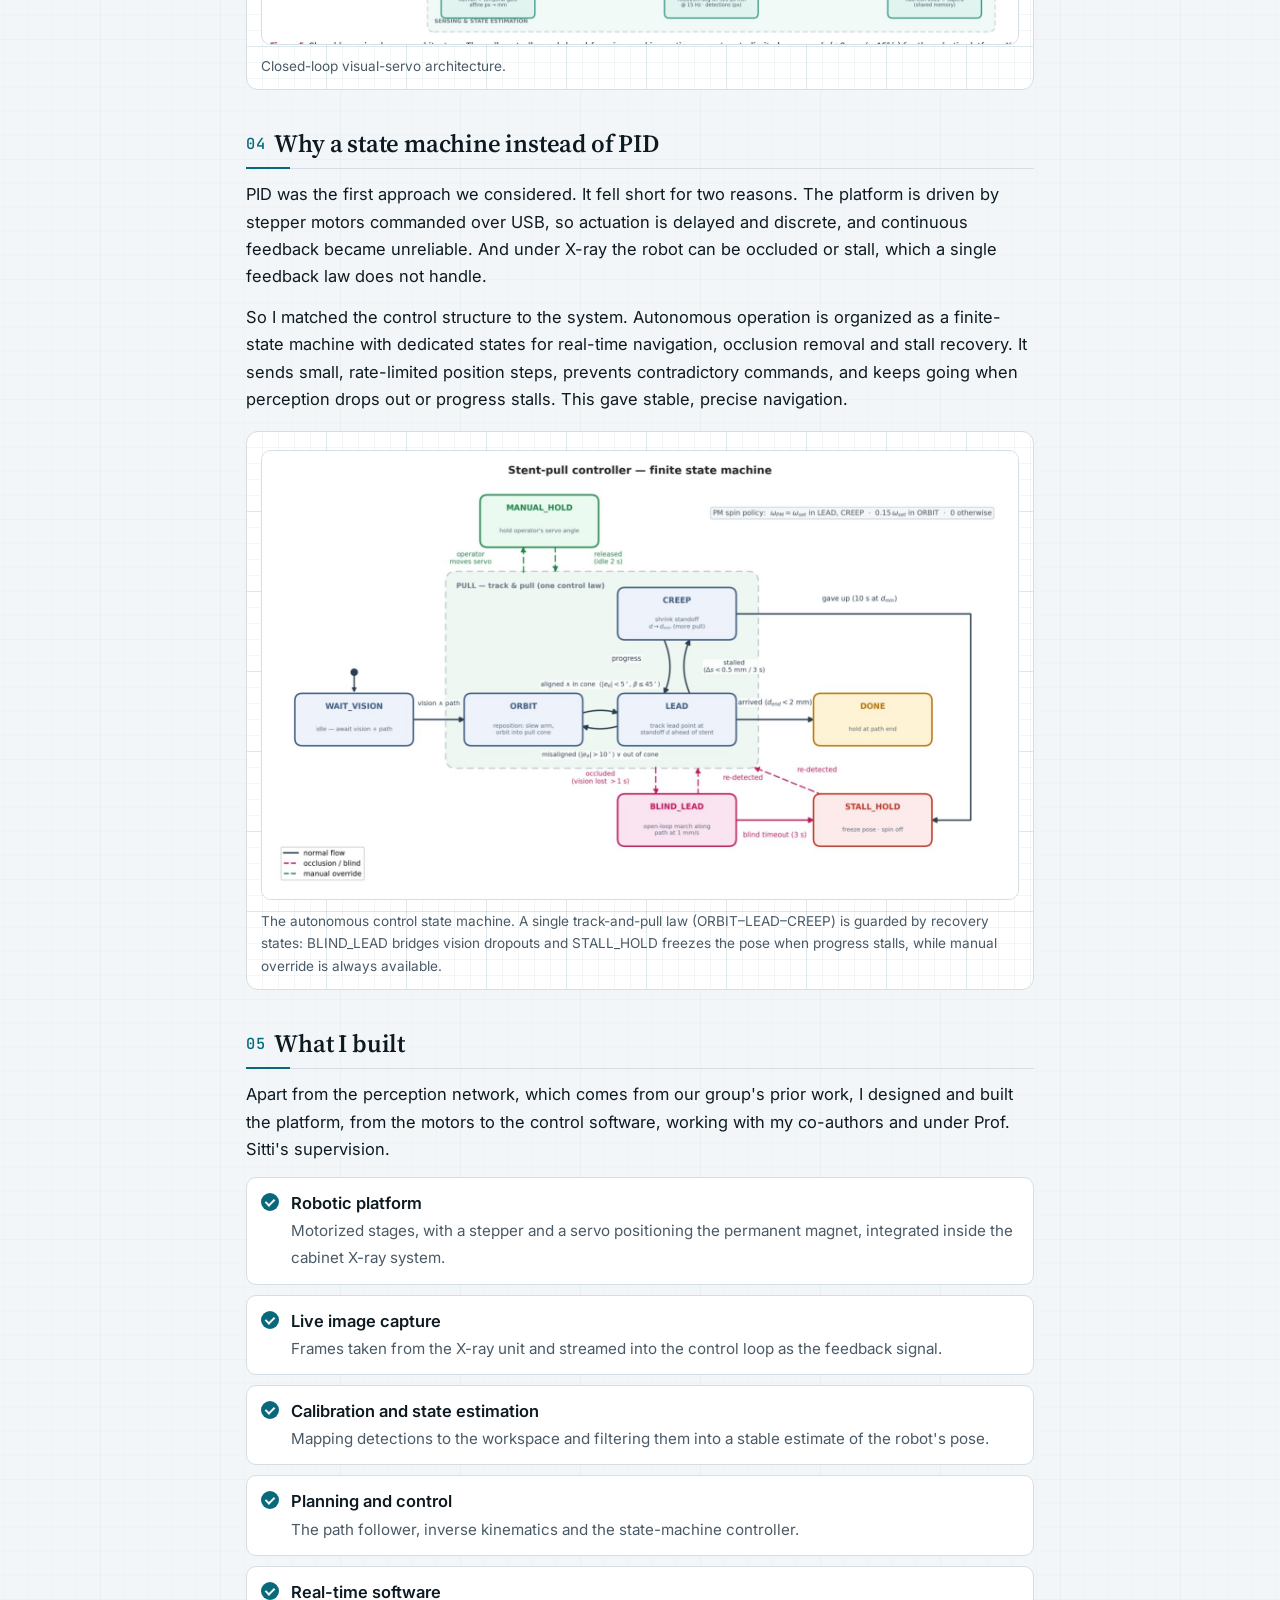
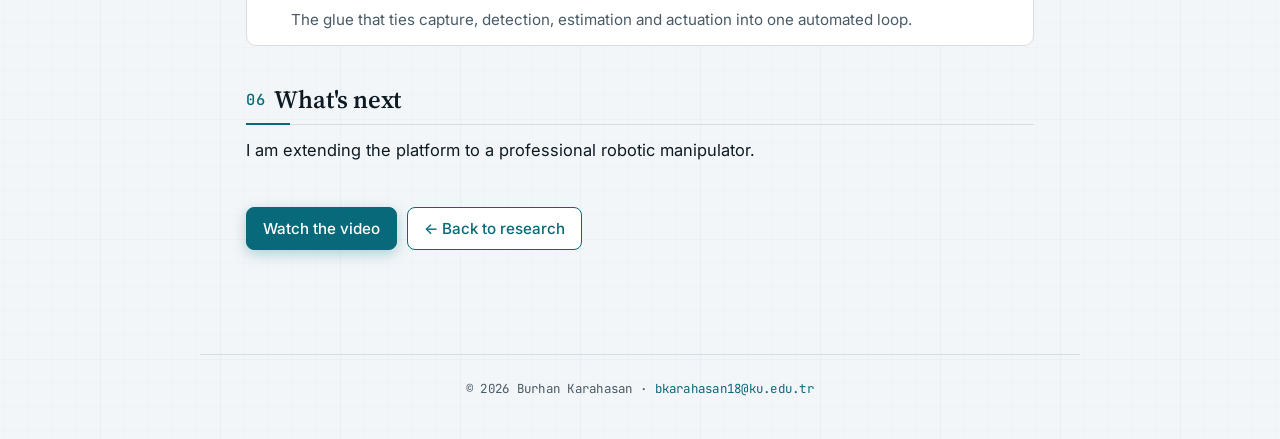
<file: projects/xray-platform.html>
<!DOCTYPE html>
<html lang="en">
<head>
  <meta charset="UTF-8">
  <meta name="viewport" content="width=device-width, initial-scale=1">
  <meta name="author" content="Burhan Karahasan">
  <title>Magnetic Robot Navigation Under X-Ray — Burhan Karahasan</title>
  <meta name="description" content="An automated platform for closed-loop control of small-scale robots under X-ray imaging, built by Burhan Karahasan (with an adapted neural-network detector from prior group work) in Prof. Metin Sitti's Medical Robotics Laboratory at Koç University.">

  <meta property="og:type" content="article">
  <meta property="og:title" content="Magnetic Robot Navigation Under X-Ray — Burhan Karahasan">
  <meta property="og:description" content="Motorized stages, live X-ray image capture, an adapted neural-network detector and a finite-state-machine controller: closing the loop on small-scale robots under clinical-style imaging.">
  <meta property="og:image" content="https://img.youtube.com/vi/_P9mQ2cJjDY/hqdefault.jpg">
  <meta property="og:url" content="https://burhankarahasan.github.io/projects/xray-platform.html">
  <meta name="twitter:card" content="summary_large_image">

  <link rel="icon" type="image/x-icon" href="../images/favicon/favicon.ico">
  <link rel="icon" type="image/png" sizes="32x32" href="../images/favicon/favicon-32x32.png">
  <link rel="icon" type="image/png" sizes="16x16" href="../images/favicon/favicon-16x16.png">
  <link rel="apple-touch-icon" sizes="180x180" href="../images/favicon/apple-touch-icon.png">

  <link rel="preconnect" href="https://fonts.googleapis.com">
  <link rel="preconnect" href="https://fonts.gstatic.com" crossorigin>
  <link href="https://fonts.googleapis.com/css2?family=Inter:wght@400;500;600;700&family=Source+Serif+4:opsz,wght@8..60,400;8..60,600;8..60,700&display=swap" rel="stylesheet">
  <link rel="stylesheet" href="../css/site.css">

  <style>
    /* Page-specific styles. Colors come from the shared tokens in css/site.css;
       the fallbacks keep the page readable if that file is missing. */
    *, *::before, *::after { box-sizing: border-box; }
    html { -webkit-text-size-adjust: 100%; }
    body {
      margin: 0;
      background: var(--bg, #fafaf9);
      color: var(--text, #1c1917);
      font-family: "Inter", system-ui, -apple-system, "Segoe UI", sans-serif;
      line-height: 1.65;
      overflow-wrap: break-word;
    }
    img, svg, iframe { max-width: 100%; }

    .xr-page { max-width: 820px; margin: 0 auto; padding: 0 16px 48px; }

    .xr-hero { padding: 40px 0 8px; }
    .xr-kicker {
      font-size: 0.8rem; font-weight: 600; letter-spacing: 0.06em; text-transform: uppercase;
      color: var(--accent, #0f766e); margin: 0 0 10px;
    }
    .xr-hero h1 {
      font-family: "Source Serif 4", Georgia, serif;
      font-size: clamp(1.9rem, 5vw, 2.6rem); line-height: 1.15; margin: 0 0 14px;
      color: var(--text, #1c1917);
    }
    .xr-summary { font-size: 1.12rem; color: var(--muted, #57534e); margin: 0 0 16px; max-width: 46em; }
    .xr-tags { display: flex; flex-wrap: wrap; gap: 8px; margin: 0 0 8px; padding: 0; list-style: none; }
    .xr-tags .tag {
      display: inline-block; font-size: 0.8rem; font-weight: 500; padding: 3px 10px; border-radius: 999px;
      background: var(--accent-soft, #ccfbf1); color: var(--accent, #0f766e);
    }

    .xr-video { margin: 24px 0 8px; }
    .xr-video .media-embed {
      position: relative; width: 100%; aspect-ratio: 16 / 9; overflow: hidden;
      border-radius: 12px; border: 1px solid var(--border, #e7e5e4); background: #000;
    }
    @supports not (aspect-ratio: 16 / 9) {
      .xr-video .media-embed { height: 0; padding-top: 56.25%; }
    }
    .xr-video .media-embed iframe { position: absolute; inset: 0; width: 100%; height: 100%; border: 0; }
    .xr-caption { font-size: 0.88rem; color: var(--muted, #57534e); margin: 8px 0 0; }

    .xr-page a { color: var(--accent, #0f766e); }

    .xr-page .section { padding: 28px 0 4px; }
    .xr-page h2 {
      font-family: "Source Serif 4", Georgia, serif;
      font-size: 1.55rem; line-height: 1.25; margin: 0 0 12px; color: var(--text, #1c1917);
    }
    .xr-page p { margin: 0 0 14px; }

    .xr-figure {
      margin: 18px 0 6px; padding: 18px 14px 12px;
      background: var(--surface, #ffffff); border: 1px solid var(--border, #e7e5e4); border-radius: 12px;
    }
    .xr-figure svg { display: block; width: 100%; height: auto; margin: 0 auto; }
    .xr-figure figcaption { font-size: 0.85rem; color: var(--muted, #57534e); margin-top: 10px; }
    .xr-system svg { max-width: 500px; }
    .xr-fsm svg { max-width: 440px; }

    /* Diagram styling via tokens so it reads in light and dark mode */
    .dg-text { fill: var(--text, #1c1917); font-family: "Inter", system-ui, sans-serif; font-size: 15px; font-weight: 600; }
    .dg-sub { fill: var(--muted, #57534e); font-family: "Inter", system-ui, sans-serif; font-size: 12.5px; }
    .dg-label { fill: var(--accent, #0f766e); font-family: "Inter", system-ui, sans-serif; font-size: 12.5px; font-weight: 600; }
    .dg-box { fill: var(--surface, #ffffff); stroke: var(--border, #d6d3d1); stroke-width: 1.5; }
    .dg-built { fill: var(--accent-soft, #ccfbf1); stroke: var(--accent, #0f766e); stroke-width: 1.5; }
    .dg-adapted { fill: var(--surface, #ffffff); stroke: var(--muted, #78716c); stroke-width: 1.5; stroke-dasharray: 5 4; }
    .dg-line { fill: none; stroke: var(--muted, #78716c); stroke-width: 1.6; }
    .dg-loop { fill: none; stroke: var(--accent, #0f766e); stroke-width: 2; }
    .dg-head { fill: var(--muted, #78716c); }
    .dg-head-accent { fill: var(--accent, #0f766e); }

    .xr-system .dg-text { font-size: 19px; }
    .xr-system .dg-sub { font-size: 15.5px; }
    .xr-system .dg-label { font-size: 15px; }
    .xr-page .section { scroll-margin-top: 90px; }
    .xr-legend { display: flex; flex-wrap: wrap; gap: 6px 18px; font-size: 0.82rem; color: var(--muted, #57534e); margin-top: 8px; }
    .xr-legend span { display: inline-flex; align-items: center; gap: 6px; }
    .xr-swatch { width: 16px; height: 12px; border-radius: 3px; display: inline-block; }
    .xr-swatch.built { background: var(--accent-soft, #ccfbf1); border: 1.5px solid var(--accent, #0f766e); }
    .xr-swatch.adapted { border: 1.5px dashed var(--muted, #78716c); }

    .xr-compare { display: grid; grid-template-columns: 1fr 1fr; gap: 14px; margin: 16px 0 8px; }
    .xr-compare .card {
      background: var(--surface, #ffffff); border: 1px solid var(--border, #e7e5e4);
      border-radius: 12px; padding: 16px 18px;
    }
    .xr-compare h3 { font-size: 1rem; margin: 0 0 8px; color: var(--text, #1c1917); }
    .xr-compare ul { margin: 0; padding-left: 18px; font-size: 0.95rem; }
    .xr-compare li { margin-bottom: 6px; }
    .xr-compare .card.chosen { border-color: var(--accent, #0f766e); }
    @media (max-width: 640px) { .xr-compare { grid-template-columns: 1fr; } }

    .xr-checklist { list-style: none; padding: 0; margin: 14px 0 6px; display: grid; gap: 10px; }
    .xr-checklist li {
      position: relative; padding: 12px 14px 12px 44px;
      background: var(--surface, #ffffff); border: 1px solid var(--border, #e7e5e4); border-radius: 10px;
    }
    .xr-checklist li::before {
      content: ""; position: absolute; left: 14px; top: 15px; width: 18px; height: 18px; border-radius: 50%;
      background: var(--accent, #0f766e);
    }
    .xr-checklist li::after {
      content: ""; position: absolute; left: 20px; top: 19px; width: 6px; height: 9px;
      border: solid var(--bg, #fafaf9); border-width: 0 2px 2px 0; transform: rotate(45deg);
    }
    .xr-checklist strong { display: block; color: var(--text, #1c1917); }
    .xr-checklist span { color: var(--muted, #57534e); font-size: 0.95rem; }

    .xr-status {
      margin: 28px 0 8px; padding: 14px 18px; border-left: 3px solid var(--accent, #0f766e);
      background: var(--surface, #ffffff); border-radius: 0 10px 10px 0; color: var(--muted, #57534e);
    }
    .xr-status strong { color: var(--text, #1c1917); }

    .xr-actions { display: flex; flex-wrap: wrap; gap: 10px; margin: 24px 0 0; }
    .xr-actions .btn {
      display: inline-block; padding: 8px 16px; border-radius: 8px; font-weight: 500; font-size: 0.95rem;
      text-decoration: none; border: 1px solid var(--accent, #0f766e); color: var(--accent, #0f766e);
    }
    .xr-actions .btn.primary { background: var(--accent, #0f766e); color: var(--bg, #ffffff); }
      .xr-figure img { display:block; width:100%; height:auto; border-radius:10px; background:#fff; border:1px solid var(--border, #e5e7eb); }
    .xr-authors { color: var(--muted, #555); font-size: .95rem; margin-top: .75rem; }
  </style>
  <script data-theme-preview>
    // Preview alternative themes with ?theme=notebook|fluoro|editorial|blueprint; the theme carries over to internal links.
    (function () {
      var t = new URLSearchParams(location.search).get('theme');
      if (!/^(notebook|fluoro|editorial|blueprint|coral)$/.test(t || '')) return;
      document.write('<link rel="stylesheet" href="../css/themes/' + t + '.css">');
      document.documentElement.setAttribute('data-skin', t);
      addEventListener('DOMContentLoaded', function () {
        document.querySelectorAll('a[href]').forEach(function (a) {
          var h = a.getAttribute('href');
          if (/^(https?:|mailto:|#)/.test(h) || /\.pdf$/.test(h)) return;
          var parts = h.split('#'); a.setAttribute('href', parts[0] + '?theme=' + t + (parts[1] ? '#' + parts[1] : ''));
        });
      });
    })();
  </script>
</head>
<body>
  <nav class="site-nav"><a class="brand" href="../index.html">Burhan Karahasan</a><div class="nav-links"><a href="../index.html#research">Research</a><a href="../index.html#publications">Publications</a><a href="../projects/xray-platform.html">X-ray Platform</a><a href="../personal.html">Beyond the Lab</a><a href="../data/Burhan_Karahasan_CV.pdf">CV</a></div></nav>

  <main class="xr-page">
    <header class="xr-hero">
      <p class="xr-kicker">M.Sc. project · Medical Robotics Laboratory, Koç University</p>
      <h1>Image-Guided Small-Scale Magnetic Robot Navigation Under X-Ray</h1>
      <p class="xr-summary">An autonomous platform, built end to end inside a cabinet X-ray system, that uses the live X-ray image as its feedback signal to steer a soft magnetic millirobot through a phantom lumen with a permanent magnet.</p>
      <ul class="xr-tags" aria-label="Topics">
        <li class="tag">Closed-loop control</li>
        <li class="tag">X-ray imaging</li>
        <li class="tag">Visual servoing</li>
        <li class="tag">Magnetic actuation</li>
        <li class="tag">Real-time systems</li>
      </ul>
      <p class="xr-authors"><strong>B. Karahasan</strong>, Ö. Yiğit, C. Wang, M. Sitti · Poster, 7th Turkish Robotics Conference, Koç University, İstanbul, July 2026</p>
    </header>

    <section class="xr-video" aria-label="Project video">
      <div class="media-embed">
        <iframe src="https://www.youtube.com/embed/_P9mQ2cJjDY" title="Image-guided magnetic robot navigation under X-ray" loading="lazy" allow="accelerometer; clipboard-write; encrypted-media; gyroscope; picture-in-picture" allowfullscreen referrerpolicy="strict-origin-when-cross-origin"></iframe>
      </div>
      <p class="xr-caption">The platform in operation. <a href="https://youtu.be/_P9mQ2cJjDY">Watch on YouTube</a>.</p>
    </section>

    <section class="section" id="problem">
      <h2>The problem</h2>
      <p>Most small-scale robots are developed and controlled under an optical microscope. That works on the bench, but it does not translate to the body: tissue is opaque. In clinical interventions, the imaging that is actually used to see inside a patient in real time is X-ray fluoroscopy.</p>
      <p>Controlling a robot under X-ray is harder than under a camera. The frames are low-contrast and noisy, the robot is a small, faint target, and it can be occluded. X-ray-guided control has been demonstrated before; I set out to build an <em>automated, reproducible</em> closed-loop implementation, where imaging, perception, state estimation, planning and actuation run as one autonomous workflow.</p>
    </section>

    <section class="section" id="system">
      <h2>The system</h2>
      <p>The system estimates the position and orientation of the magnetic robot in the X-ray image, turns that estimate into a target in the physical workspace, and commands the motion hardware in a stable, rate-limited way.</p>
      <figure class="xr-figure">
        <img src="img/pipeline.jpg" alt="End-to-end pipeline: X-ray image acquisition, neural network, path planner with operator decisions, robotic manipulator, magnetic actuation of the robot" loading="lazy">
        <figcaption>End-to-end pipeline. X-ray image acquisition feeds a neural network that estimates the robot's location; the path planner combines it with operator decisions; commands drive a robotic manipulator that actuates the robot magnetically.</figcaption>
      </figure>
      <figure class="xr-figure">
        <img src="img/setup.jpg" alt="Hardware inside the X-ray cabinet: X-ray tube, optical camera, stepper and servo controller, robotic platform, permanent magnet, phantom lumen, soft millirobot, X-ray sensor" loading="lazy">
        <figcaption>The hardware inside the X-ray cabinet. Left: the 30&nbsp;mm permanent magnet above the phantom lumen holding the soft millirobot. Right: the full system.</figcaption>
      </figure>
      <p><strong>Perception.</strong> The robot is found in each frame by a neural-network detector from our group's prior work on synthetic X-ray data (C. Wang et al., <em>Nature Machine Intelligence</em>, 2026). I adapted it and integrated it into the real-time loop; the detector itself is not my contribution, making it work as the sensor of a live control system is.</p>
    </section>

    <section class="section" id="architecture">
      <h2>Closing the loop</h2>
      <p>A pull controller and closed-form inverse kinematics turn the planned path into rate-limited commands for the robotic platform. X-ray imaging, segmentation and Kalman state estimation close the loop.</p>
      <figure class="xr-figure">
        <img src="img/architecture.jpg" alt="Closed-loop visual-servo block diagram: planned path, pull controller, closed-form IK, robotic platform, magnetic actuation, X-ray imaging, vision, state estimator" loading="lazy">
        <figcaption>Closed-loop visual-servo architecture.</figcaption>
      </figure>
    </section>

    <section class="section" id="fsm">
      <h2>Why a state machine instead of PID</h2>
      <p>PID was the first approach we considered. It fell short for two reasons. The platform is driven by stepper motors commanded over USB, so actuation is delayed and discrete, and continuous feedback became unreliable. And under X-ray the robot can be occluded or stall, which a single feedback law does not handle.</p>
      <p>So I matched the control structure to the system. Autonomous operation is organized as a finite-state machine with dedicated states for real-time navigation, occlusion removal and stall recovery. It sends small, rate-limited position steps, prevents contradictory commands, and keeps going when perception drops out or progress stalls. This gave stable, precise navigation.</p>
      <figure class="xr-figure">
        <img src="img/fsm.jpg" alt="Finite-state machine: WAIT_VISION, a track-and-pull law with ORBIT, LEAD and CREEP states, recovery states BLIND_LEAD and STALL_HOLD, MANUAL_HOLD override, and DONE" loading="lazy">
        <figcaption>The autonomous control state machine. A single track-and-pull law (ORBIT–LEAD–CREEP) is guarded by recovery states: BLIND_LEAD bridges vision dropouts and STALL_HOLD freezes the pose when progress stalls, while manual override is always available.</figcaption>
      </figure>
    </section>

    <section class="section" id="built">
      <h2>What I built</h2>
      <p>Apart from the perception network, which comes from our group's prior work, I designed and built the platform, from the motors to the control software, working with my co-authors and under Prof. Sitti's supervision.</p>
      <ul class="xr-checklist">
        <li><strong>Robotic platform</strong><span>Motorized stages, with a stepper and a servo positioning the permanent magnet, integrated inside the cabinet X-ray system.</span></li>
        <li><strong>Live image capture</strong><span>Frames taken from the X-ray unit and streamed into the control loop as the feedback signal.</span></li>
        <li><strong>Calibration and state estimation</strong><span>Mapping detections to the workspace and filtering them into a stable estimate of the robot's pose.</span></li>
        <li><strong>Planning and control</strong><span>The path follower, inverse kinematics and the state-machine controller.</span></li>
        <li><strong>Real-time software</strong><span>The glue that ties capture, detection, estimation and actuation into one automated loop.</span></li>
      </ul>
    </section>

    <section class="section" id="next">
      <h2>What's next</h2>
      <p>I am extending the platform to a professional robotic manipulator.</p>
    </section>

    <div class="xr-actions">
      <a class="btn primary" href="https://youtu.be/_P9mQ2cJjDY">Watch the video</a>
      <a class="btn" href="../index.html#research">&larr; Back to research</a>
    </div>
  </main>

  <footer class="footer">© 2026 Burhan Karahasan · <a href="mailto:bkarahasan18@ku.edu.tr">bkarahasan18@ku.edu.tr</a></footer>
</body>
</html>
</file>
<file: css/site.css>
/* Shared stylesheet for burhankarahasan.github.io
   Theme: "radiograph / blueprint". Deep blue-black film in dark mode, cool drafting paper in light mode,
   cyan beam accents with a warm amber secondary, a faint engineering grid behind the page header,
   and JetBrains Mono for small technical labels.
   Fonts: Inter (body) and Source Serif 4 (headings) are loaded per page; JetBrains Mono is imported here. */

@import url("https://fonts.googleapis.com/css2?family=JetBrains+Mono:wght@400;500;600&display=swap");

/* ---------- Tokens ---------- */
:root {
  --bg: #f3f6f8;
  --surface: #ffffff;
  --surface-2: #f8fafb;
  --text: #0e1a22;
  --muted: #4a5a66;
  --accent: #08697a;
  --accent-soft: #dcf0f3;
  --accent-warm: #a14a0c;
  --warm-soft: #fbeadb;
  --on-accent: #ffffff;
  --border: #d5dee4;
  --grid-minor: rgba(8, 80, 110, 0.05);
  --grid-major: rgba(8, 80, 110, 0.085);
  --glow: rgba(8, 105, 122, 0.16);
  --glow-warm: rgba(161, 74, 12, 0.07);
  --shadow: 0 1px 2px rgba(10, 30, 45, 0.05), 0 6px 20px rgba(10, 30, 45, 0.045);
  --shadow-hover: 0 2px 4px rgba(10, 30, 45, 0.06), 0 14px 32px rgba(8, 80, 110, 0.13);
  --radius: 12px;
  --maxw: 880px;
  --font-body: "Inter", system-ui, -apple-system, "Segoe UI", Roboto, sans-serif;
  --font-head: "Source Serif 4", Georgia, "Times New Roman", serif;
  --font-mono: "JetBrains Mono", ui-monospace, "SFMono-Regular", Menlo, Consolas, monospace;
  --ease: cubic-bezier(0.2, 0.7, 0.2, 1);
  color-scheme: light dark;
}

@media (prefers-color-scheme: dark) {
  :root:not([data-theme="light"]) {
    --bg: #060b12;
    --surface: #0c1520;
    --surface-2: #101c29;
    --text: #e4eef4;
    --muted: #95a8b6;
    --accent: #56d6e4;
    --accent-soft: #0d2a35;
    --accent-warm: #f4a85e;
    --warm-soft: #2e1e10;
    --on-accent: #04121a;
    --border: #1b2a38;
    --grid-minor: rgba(110, 200, 230, 0.045);
    --grid-major: rgba(110, 200, 230, 0.08);
    --glow: rgba(86, 214, 228, 0.2);
    --glow-warm: rgba(244, 168, 94, 0.06);
    --shadow: 0 1px 2px rgba(0, 0, 0, 0.45);
    --shadow-hover: 0 0 0 1px rgba(86, 214, 228, 0.22), 0 14px 36px rgba(0, 0, 0, 0.55), 0 0 36px rgba(86, 214, 228, 0.1);
  }
}
:root[data-theme="dark"] {
  --bg: #060b12;
  --surface: #0c1520;
  --surface-2: #101c29;
  --text: #e4eef4;
  --muted: #95a8b6;
  --accent: #56d6e4;
  --accent-soft: #0d2a35;
  --accent-warm: #f4a85e;
  --warm-soft: #2e1e10;
  --on-accent: #04121a;
  --border: #1b2a38;
  --grid-minor: rgba(110, 200, 230, 0.045);
  --grid-major: rgba(110, 200, 230, 0.08);
  --glow: rgba(86, 214, 228, 0.2);
  --glow-warm: rgba(244, 168, 94, 0.06);
  --shadow: 0 1px 2px rgba(0, 0, 0, 0.45);
  --shadow-hover: 0 0 0 1px rgba(86, 214, 228, 0.22), 0 14px 36px rgba(0, 0, 0, 0.55), 0 0 36px rgba(86, 214, 228, 0.1);
  color-scheme: dark;
}
:root[data-theme="light"] { color-scheme: light; }

/* ---------- Base ---------- */
*, *::before, *::after { box-sizing: border-box; }

html { -webkit-text-size-adjust: 100%; scroll-padding-top: 72px; }

body {
  margin: 0;
  background: var(--bg);
  color: var(--text);
  font-family: var(--font-body);
  font-size: 16.5px;
  line-height: 1.65;
  overflow-wrap: break-word;
}

/* Blueprint grid + beam glow behind the page header. Uses `html body` so it wins over the
   per-page `body { background: ... }` shorthands. The top layer fades the grid out down the page. */
html body {
  background-color: var(--bg);
  background-image:
    linear-gradient(to bottom, transparent 0, transparent 160px, color-mix(in srgb, var(--bg) 72%, transparent) 1100px),
    radial-gradient(ellipse 70% 520px at 50% -120px, var(--glow), transparent 70%),
    radial-gradient(ellipse 40% 380px at 100% 0, var(--glow-warm), transparent 70%),
    linear-gradient(var(--grid-major) 1px, transparent 1px),
    linear-gradient(90deg, var(--grid-major) 1px, transparent 1px),
    linear-gradient(var(--grid-minor) 1px, transparent 1px),
    linear-gradient(90deg, var(--grid-minor) 1px, transparent 1px);
  background-size: 100% 100%, 100% 100%, 100% 100%, 120px 120px, 120px 120px, 24px 24px, 24px 24px;
  background-position: 0 0, 0 0, 0 0, center -1px, center 0, center -1px, center 0;
  background-repeat: no-repeat, no-repeat, no-repeat, repeat, repeat, repeat, repeat;
}

::selection { background: var(--accent); color: var(--on-accent); }

img, iframe, video { max-width: 100%; }
img { height: auto; display: block; }

a {
  color: var(--accent);
  text-decoration: none;
  text-decoration-thickness: 1px;
  text-underline-offset: 3px;
}
a:hover { text-decoration: underline; text-decoration-color: color-mix(in srgb, var(--accent) 60%, transparent); }

:focus-visible {
  outline: 2px solid var(--accent);
  outline-offset: 3px;
  border-radius: 4px;
  box-shadow: 0 0 0 6px color-mix(in srgb, var(--accent) 18%, transparent);
}
:focus:not(:focus-visible) { outline: none; }

h1, h2, h3 {
  font-family: var(--font-head);
  font-weight: 600;
  line-height: 1.22;
  color: var(--text);
  margin: 0 0 0.5em;
  text-wrap: balance;
}
h1 { font-size: clamp(2.1rem, 5.4vw, 2.9rem); letter-spacing: -0.018em; line-height: 1.1; }
h2 { font-size: clamp(1.4rem, 3.4vw, 1.65rem); letter-spacing: -0.008em; }
h3 { font-size: 1.2rem; letter-spacing: -0.004em; }
p { margin: 0 0 1em; }
strong { font-weight: 600; }

.container, main {
  max-width: var(--maxw);
  margin: 0 auto;
  padding: 0 16px;
}

/* Mono for small technical labels across the three pages */
.kicker, .xr-kicker, .eyebrow, .pub-group, .tag, .chip,
.news time, .now-list .label, .xr-legend, .xr-caption, .footer {
  font-family: var(--font-mono);
  font-feature-settings: "zero" 0, "calt" 0;
}

/* ---------- Navigation ---------- */
body > .site-nav {
  position: sticky;
  top: 0;
  z-index: 50;
  display: flex;
  flex-wrap: wrap;
  align-items: center;
  justify-content: space-between;
  gap: 4px 20px;
  max-width: none;
  margin: 0;
  padding: 10px max(16px, calc((100% - var(--maxw)) / 2 + 16px));
  background: color-mix(in srgb, var(--bg) 82%, transparent);
  -webkit-backdrop-filter: blur(10px) saturate(1.2);
  backdrop-filter: blur(10px) saturate(1.2);
  border-bottom: 1px solid var(--border);
  box-shadow: 0 1px 0 color-mix(in srgb, var(--accent) 10%, transparent);
}
.site-nav .brand {
  display: inline-flex;
  align-items: center;
  gap: 10px;
  font-family: var(--font-head);
  font-weight: 600;
  font-size: 1.1rem;
  color: var(--text);
  text-decoration: none;
}
/* Small "beam spot" mark next to the name */
.site-nav .brand::before {
  content: "";
  flex: none;
  width: 10px;
  height: 10px;
  border-radius: 50%;
  background: radial-gradient(circle at 35% 35%, #fff 0 12%, var(--accent) 45%, color-mix(in srgb, var(--accent) 40%, transparent) 100%);
  box-shadow: 0 0 0 3px color-mix(in srgb, var(--accent) 16%, transparent), 0 0 12px var(--glow);
}
.site-nav .brand:hover { text-decoration: none; color: var(--accent); }
.site-nav .nav-links {
  display: flex;
  flex-wrap: wrap;
  gap: 2px 18px;
  font-size: 0.92rem;
}
.site-nav .nav-links a {
  position: relative;
  color: var(--muted);
  padding: 2px 0;
  text-decoration: none;
  transition: color 0.15s;
}
.site-nav .nav-links a::after {
  content: "";
  position: absolute;
  left: 0;
  right: 0;
  bottom: -1px;
  height: 2px;
  border-radius: 2px;
  background: var(--accent);
  transform: scaleX(0);
  transform-origin: left;
  transition: transform 0.25s var(--ease);
}
.site-nav .nav-links a:hover,
.site-nav .nav-links a[aria-current="page"] { color: var(--accent); text-decoration: none; }
.site-nav .nav-links a:hover::after,
.site-nav .nav-links a[aria-current="page"]::after { transform: scaleX(1); }
@media (max-width: 600px) {
  html { scroll-padding-top: 128px; }
  body > .site-nav { padding: 8px 16px; }
  .site-nav .nav-links { gap: 2px 12px; font-size: 0.88rem; }
}

/* ---------- Hero (index, personal, project) ---------- */
.hero h1::after,
.xr-hero h1::after {
  content: "";
  display: block;
  width: 64px;
  height: 3px;
  margin-top: 0.32em;
  border-radius: 3px;
  background: linear-gradient(90deg, var(--accent), var(--accent-warm));
}

/* Portrait framed like a detector region of interest: corner brackets + a one-off scan sweep */
.hero .photo-wrap {
  position: relative;
  width: fit-content;
  isolation: isolate;
}
.hero .photo-wrap .photo {
  border: 0;
  box-shadow: 0 0 0 4px var(--bg), 0 0 0 5px color-mix(in srgb, var(--accent) 45%, var(--border)), 0 0 40px var(--glow);
}
.hero .photo-wrap::before {
  content: "";
  position: absolute;
  inset: -14px;
  pointer-events: none;
  --c: color-mix(in srgb, var(--accent) 75%, transparent);
  background:
    linear-gradient(var(--c), var(--c)) top left / 18px 2px,
    linear-gradient(var(--c), var(--c)) top left / 2px 18px,
    linear-gradient(var(--c), var(--c)) top right / 18px 2px,
    linear-gradient(var(--c), var(--c)) top right / 2px 18px,
    linear-gradient(var(--c), var(--c)) bottom left / 18px 2px,
    linear-gradient(var(--c), var(--c)) bottom left / 2px 18px,
    linear-gradient(var(--c), var(--c)) bottom right / 18px 2px,
    linear-gradient(var(--c), var(--c)) bottom right / 2px 18px;
  background-repeat: no-repeat;
}
.hero .photo-wrap::after {
  content: "";
  position: absolute;
  inset: 0;
  border-radius: 50%;
  pointer-events: none;
  background: linear-gradient(to bottom, transparent 44%, color-mix(in srgb, var(--accent) 38%, transparent) 50%, transparent 56%) 0 100% / 100% 300% no-repeat;
  mix-blend-mode: screen;
  opacity: 0;
}

/* "Open to PhD positions" status dot glows */
.open-note::before {
  box-shadow: 0 0 0 3px color-mix(in srgb, var(--accent) 22%, transparent), 0 0 10px var(--glow);
}

/* ---------- Sections & cards ---------- */
main { counter-reset: sec; }
.section {
  padding: 40px 0 8px;
}
.section > h2 {
  padding-bottom: 10px;
  margin-bottom: 20px;
  border-bottom: 0;
  background:
    linear-gradient(var(--accent), var(--accent)) left bottom / 44px 2px no-repeat,
    linear-gradient(var(--border), var(--border)) left bottom / 100% 1px no-repeat;
}
/* Technical-drawing style section index: 01, 02, ... */
main > .section > h2::before {
  counter-increment: sec;
  content: counter(sec, decimal-leading-zero);
  content: counter(sec, decimal-leading-zero) / "";
  display: inline-block;
  margin-right: 0.6em;
  font-family: var(--font-mono);
  font-size: 0.62em;
  font-weight: 500;
  letter-spacing: 0.04em;
  color: var(--accent);
  vertical-align: 0.22em;
}
/* Personal page sections already carry a top rule, so skip the h2 underline there */
.personal .section > h2 { background: none; padding-bottom: 0; }
.section-lead { color: var(--muted); margin-top: -8px; }

.card {
  position: relative;
  background: var(--surface);
  border: 1px solid var(--border);
  border-radius: var(--radius);
  padding: 22px 24px;
  margin-bottom: 18px;
  box-shadow: var(--shadow);
  transition: transform 0.25s var(--ease), box-shadow 0.25s var(--ease), border-color 0.25s;
}
/* Beam line that sweeps across the top edge on hover */
.card::before {
  content: "";
  position: absolute;
  top: -1px;
  left: 18px;
  right: 18px;
  height: 2px;
  border-radius: 2px;
  background: linear-gradient(90deg, transparent, var(--accent) 30%, var(--accent-warm) 70%, transparent);
  transform: scaleX(0);
  transition: transform 0.4s var(--ease);
  pointer-events: none;
}
main .card:hover {
  transform: translateY(-2px);
  box-shadow: var(--shadow-hover);
  border-color: color-mix(in srgb, var(--accent) 40%, var(--border));
}
main .card:hover::before { transform: scaleX(1); }
.card > :last-child { margin-bottom: 0; }
@media (max-width: 600px) {
  .card { padding: 18px 16px; }
}

main .card .kicker {
  font-size: 0.72rem;
  font-weight: 500;
  letter-spacing: 0.08em;
}
.card .kicker::before {
  content: "";
  display: inline-block;
  width: 14px;
  height: 1px;
  margin-right: 8px;
  vertical-align: 0.3em;
  background: currentColor;
}

/* Flagship card: tinted from the top like an exposure, warm kicker */
main .card.flagship {
  background:
    radial-gradient(ellipse 90% 180px at 50% 0, color-mix(in srgb, var(--accent) 9%, transparent), transparent 75%),
    var(--surface);
  border-color: color-mix(in srgb, var(--accent) 45%, var(--border));
}
.card.flagship .kicker { color: var(--accent-warm); }
.card.flagship::before { transform: scaleX(1); opacity: 0.85; }

.card h3 { margin-top: 2px; }

.tag {
  display: inline-block;
  font-size: 0.72rem;
  font-weight: 500;
  line-height: 1.5;
  letter-spacing: 0.01em;
  padding: 2px 10px;
  border-radius: 6px;
  background: var(--accent-soft);
  color: var(--accent);
  border: 1px solid color-mix(in srgb, var(--accent) 22%, transparent);
  white-space: nowrap;
}
.tags, .card .tags { display: flex; flex-wrap: wrap; gap: 6px; margin: 0 0 14px; padding: 0; list-style: none; }

.btn {
  display: inline-flex;
  align-items: center;
  gap: 6px;
  padding: 7px 14px;
  font-size: 0.92rem;
  font-weight: 500;
  border: 1px solid var(--border);
  border-radius: 8px;
  background: var(--surface);
  color: var(--text);
  text-decoration: none;
  transition: border-color 0.15s, color 0.15s, background 0.15s, box-shadow 0.2s, transform 0.2s var(--ease);
}
.btn:hover {
  border-color: var(--accent);
  color: var(--accent);
  text-decoration: none;
  box-shadow: 0 0 0 3px color-mix(in srgb, var(--accent) 12%, transparent);
}
.btn.primary {
  background: var(--accent);
  border-color: var(--accent);
  color: var(--on-accent);
  box-shadow: 0 0 0 0 transparent, 0 4px 14px color-mix(in srgb, var(--accent) 28%, transparent);
}
.btn.primary:hover {
  color: var(--on-accent);
  filter: brightness(1.08);
  box-shadow: 0 0 0 3px color-mix(in srgb, var(--accent) 22%, transparent), 0 6px 22px var(--glow);
}
.btn:active { transform: translateY(1px); }
.btn-row { display: flex; flex-wrap: wrap; gap: 8px; margin: 0 0 1em; }

/* Project page buttons share the same look */
.xr-actions .btn { border-radius: 8px; }
main .xr-actions .btn.primary { color: var(--on-accent); }

.media-embed {
  position: relative;
  width: 100%;
  aspect-ratio: 16 / 9;
  border-radius: 10px;
  overflow: hidden;
  background: #000;
  margin: 0 0 14px;
  border: 1px solid var(--border);
  box-shadow: 0 0 0 4px color-mix(in srgb, var(--accent) 6%, transparent), 0 10px 30px rgba(0, 0, 0, 0.12);
}
.media-embed iframe, .media-embed video {
  position: absolute;
  inset: 0;
  width: 100%;
  height: 100%;
  border: 0;
}

.muted { color: var(--muted); }

/* ---------- Index page details ---------- */
.news li time { font-size: 0.82rem; letter-spacing: 0.02em; color: var(--accent); }
#publications .pub-group {
  font-size: 0.72rem;
  font-weight: 500;
  letter-spacing: 0.1em;
  color: var(--accent-warm);
}
.pubs li { transition: background-color 0.2s; }
.pubs a.pub-title { color: var(--text); text-decoration: underline; text-decoration-color: color-mix(in srgb, var(--accent) 45%, transparent); }
.pubs a.pub-title:hover { color: var(--accent); }

/* ---------- Project page details ---------- */
.xr-hero .xr-kicker { font-size: 0.74rem; font-weight: 500; letter-spacing: 0.08em; }
.xr-hero .xr-tags .tag { font-size: 0.74rem; border-radius: 6px; }
/* Diagrams sit on blueprint paper */
.xr-page .xr-figure {
  background-color: var(--surface);
  background-image:
    linear-gradient(var(--grid-major) 1px, transparent 1px),
    linear-gradient(90deg, var(--grid-major) 1px, transparent 1px),
    linear-gradient(var(--grid-minor) 1px, transparent 1px),
    linear-gradient(90deg, var(--grid-minor) 1px, transparent 1px);
  background-size: 80px 80px, 80px 80px, 16px 16px, 16px 16px;
  background-position: -1px -1px, -1px -1px, -1px -1px, -1px -1px;
}
.xr-page .xr-status { border-left-color: var(--accent-warm); }
.xr-page .xr-compare .card.chosen { border-color: var(--accent); }

/* ---------- Personal page details ---------- */
.personal .eyebrow { font-size: 0.74rem; font-weight: 500; letter-spacing: 0.1em; }
.personal .avatar { box-shadow: 0 0 0 1px color-mix(in srgb, var(--accent) 40%, transparent), 0 0 24px var(--glow); }
.teach-tags .chip { font-size: 0.76rem; border-radius: 6px; }
.personal .now-list .label { font-size: 0.76rem; font-weight: 500; letter-spacing: 0.04em; }

/* ---------- Footer ---------- */
body > .footer {
  max-width: var(--maxw);
  margin: 56px auto 0;
  padding: 24px 16px 40px;
  border-top: 1px solid var(--border);
  color: var(--muted);
  font-size: 0.78rem;
  letter-spacing: 0.02em;
  text-align: center;
}

/* ---------- Motion (opt-in only) ---------- */
@media (prefers-reduced-motion: no-preference) {
  .hero .photo-wrap::after { animation: scan 2.4s var(--ease) 0.5s 1 both; }
  .hero .photo-wrap:hover::after { animation: scan-again 2s var(--ease) 0s 1 both; }
  .open-note::before { animation: beam-pulse 2.8s ease-in-out infinite; }
}
@media (prefers-reduced-motion: reduce) {
  *, *::before, *::after { transition-duration: 0.01ms !important; animation: none !important; }
  main .card:hover { transform: none; }
}
@keyframes scan {
  0% { background-position: 0 100%; opacity: 0; }
  10% { opacity: 1; }
  90% { opacity: 1; }
  100% { background-position: 0 0; opacity: 0; }
}
@keyframes scan-again {
  0% { background-position: 0 100%; opacity: 0; }
  10% { opacity: 1; }
  90% { opacity: 1; }
  100% { background-position: 0 0; opacity: 0; }
}
@keyframes beam-pulse {
  0%, 100% { box-shadow: 0 0 0 3px color-mix(in srgb, var(--accent) 22%, transparent), 0 0 8px var(--glow); }
  50% { box-shadow: 0 0 0 5px color-mix(in srgb, var(--accent) 8%, transparent), 0 0 16px var(--glow); }
}
</file>
